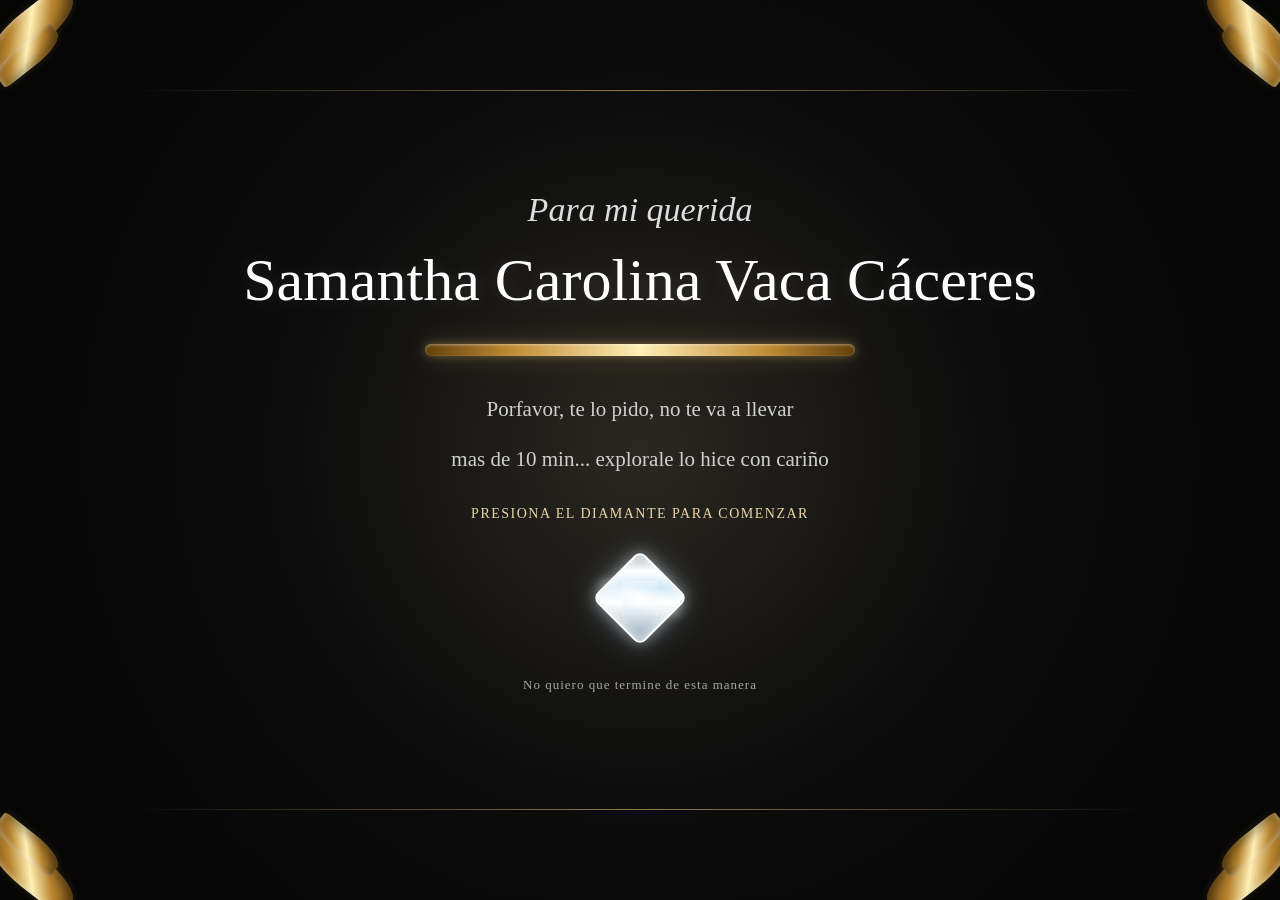
<file: index.html>
<!DOCTYPE html>
<html lang="es">
<head>
    <meta charset="UTF-8">
    <meta name="viewport" content="width=device-width, initial-scale=1.0">
    <title>Para ti, Samantha</title>

    <link rel="stylesheet" href="css/inicio.css">
</head>
<body>

    <div class="pagina-inicio">

        <!-- Esquinas doradas -->
        <div class="esquina esquina-superior-izquierda"></div>
        <div class="esquina esquina-superior-derecha"></div>
        <div class="esquina esquina-inferior-izquierda"></div>
        <div class="esquina esquina-inferior-derecha"></div>

        <!-- Líneas decorativas -->
        <div class="linea linea-superior"></div>
        <div class="linea linea-inferior"></div>

        <main class="contenedor">
            <h2>Para mi querida</h2>

            <h1>Samantha Carolina Vaca Cáceres</h1>

            <div class="barra-dorada"></div>

            <p>
                Porfavor, te lo pido, no te va a llevar
            </p>

            <p class="texto-secundario">
               mas de 10 min... explorale lo hice con cariño
            </p>

            <p class="indicacion">
                Presiona el diamante para comenzar
            </p>

            <button id="botonDiamante" class="boton-diamante" type="button">
                <span class="diamante"></span>
            </button>

            <p class="texto-final">
                No quiero que termine de esta manera
            </p>
        </main>

    </div>

<!-- PÁGINAS DE NUESTRA HISTORIA -->
<div id="pantallaHistoria" hidden>

    <iframe
        id="visorHistoria"
        title="Nuestra historia"
        src="about:blank">
    </iframe>

</div>

<!-- MÚSICA PERMANENTE -->
<audio id="musicaFondo" loop preload="auto">
    <source src="assets/musica.mp3" type="audio/mpeg">
</audio>

<!-- CONTROL DE MÚSICA -->
<button
    id="controlMusica"
    type="button"
    aria-label="Pausar música"
    hidden>
    ♫
</button>

<!-- JAVASCRIPT -->
<script src="js/inicio.js"></script>
</body>
</html>
</file>
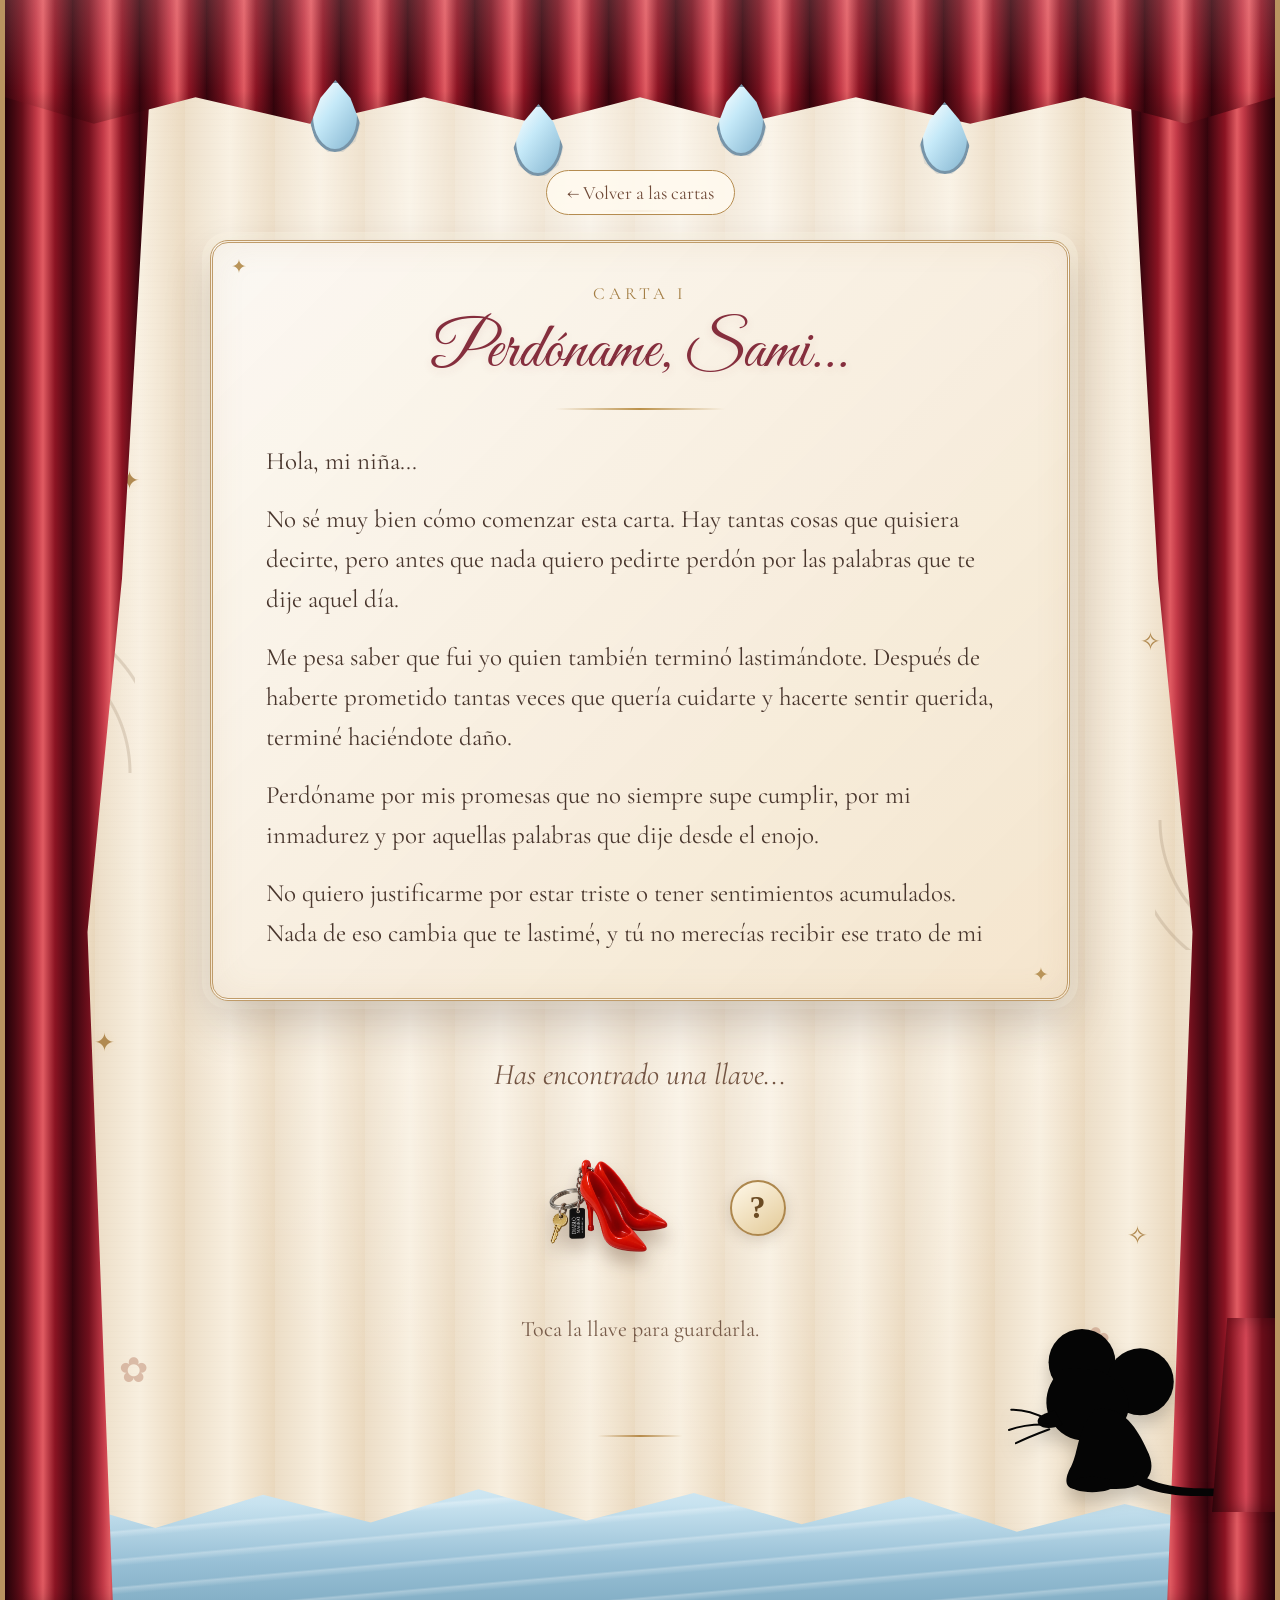
<file: carta1.html>
<!DOCTYPE html>
<html lang="es">

<head>
    <meta charset="UTF-8">

    <meta name="viewport"
          content="width=device-width, initial-scale=1.0">

    <title>Carta I — Perdóname</title>

    <link rel="stylesheet" href="css/carta1.css">
</head>

<body>

    <!-- =====================================
         ESCENARIO PRINCIPAL
    ====================================== -->

    <main class="escenario">

        <!-- CORTINAS DEL TEATRO -->

        <div class="cortina-superior"
             aria-hidden="true"></div>

        <div class="cortina-izquierda"
             aria-hidden="true"></div>

        <div class="cortina-derecha"
             aria-hidden="true"></div>


        <!-- =====================================
             GOTAS AZULES COLGANTES
        ====================================== -->

        <div class="gotas" aria-hidden="true">

            <span class="gota"></span>
            <span class="gota"></span>
            <span class="gota"></span>
            <span class="gota"></span>

        </div>


        <!-- =====================================
             DECORACIONES DEL ESCENARIO
        ====================================== -->

        <div class="decoracion-escenario"
             aria-hidden="true">

            <!-- Marco dorado interior -->

            <div class="marco-interior"></div>

            <!-- Cuerdas con borlas -->

            <div class="cuerda cuerda-izquierda"></div>
            <div class="cuerda cuerda-derecha"></div>

            <!-- Estrellas de papel -->

            <span class="estrella estrella-1">✦</span>
            <span class="estrella estrella-2">✧</span>
            <span class="estrella estrella-3">✦</span>
            <span class="estrella estrella-4">✧</span>

            <!-- Ondas decorativas -->

            <div class="ondas-dibujadas ondas-izquierda"></div>
            <div class="ondas-dibujadas ondas-derecha"></div>

            <!-- Flores de papel -->

            <span class="flor-papel flor-1">✿</span>
            <span class="flor-papel flor-2">✿</span>

            <!-- Pequeños adornos dorados -->

            <div class="adorno adorno-superior"></div>
            <div class="adorno adorno-inferior"></div>

        </div>


        <!-- =====================================
             BOTÓN PARA REGRESAR
        ====================================== -->

        <button
            class="boton-regresar"
            id="botonRegresar"
            type="button">

            ← Volver a las cartas

        </button>


        <!-- =====================================
             CARTA DE DISCULPAS
        ====================================== -->

        <article class="carta-perdon">

            <p class="numero">
                CARTA I
            </p>

            <h1>
                Perdóname, Sami...
            </h1>

            <div class="separador"></div>


            <!-- TEXTO DE LA CARTA -->

            <div class="contenido-carta">

                <p>
                    Hola, mi niña...
                </p>

                <p>
                    No sé muy bien cómo comenzar esta
                    carta. Hay tantas cosas que quisiera
                    decirte, pero antes que nada quiero
                    pedirte perdón por las palabras que
                    te dije aquel día.
                </p>

                <p>
                    Me pesa saber que fui yo quien también
                    terminó lastimándote. Después de
                    haberte prometido tantas veces que
                    quería cuidarte y hacerte sentir
                    querida, terminé haciéndote daño.
                </p>

                <p>
                    Perdóname por mis promesas que no
                    siempre supe cumplir, por mi
                    inmadurez y por aquellas palabras
                    que dije desde el enojo.
                </p>

                <p>
                    No quiero justificarme por estar
                    triste o tener sentimientos
                    acumulados. Nada de eso cambia que
                    te lastimé, y tú no merecías
                    recibir ese trato de mi parte.
                </p>

                <p>
                    También quiero confesarte algo:
                    sí, te extraño.
                </p>

                <p>
                    El primer día sin ti se sintió
                    extraño. Extrañé recibir un
                    "te amo" tuyo, poder decirte
                    lo mismo y compartir contigo
                    hasta las cosas más pequeñas.
                </p>

                <p>
                    Llevo conmigo cada recuerdo,
                    nuestras primeras salidas,
                    las risas, las conversaciones
                    y aquellos momentos en los
                    que simplemente era feliz
                    de estar contigo.
                </p>

                <p>
                    Sé que has vivido situaciones
                    difíciles, algunas que quizá
                    nunca llegué a comprender del
                    todo. Me duele pensar que una
                    persona tan dulce como tú
                    haya tenido que pasar por
                    momentos tan dolorosos.
                </p>

                <p>
                    Y precisamente por eso me pesa
                    todavía más saber que yo
                    también terminé haciéndote daño.
                </p>

                <p>
                    Quiero que sepas que mis disculpas
                    son sinceras. No busco justificar
                    lo sucedido, ni que te sientas
                    obligada a perdonarme.
                </p>

                <p>
                    Simplemente quiero reconocer
                    que estuve mal y que lamento
                    haberte lastimado.
                </p>

                <p class="frase-final">
                    No me arrepiento de haberte amado.
                    Me arrepiento de haberte lastimado.
                </p>

                <p class="firma">
                    Con cariño, Isaac.
                </p>

            </div>

        </article>


        <!-- =====================================
             RATITA NEGRA
        ====================================== -->

        <div class="ratita" aria-hidden="true">

            <svg viewBox="0 0 360 250"
                 xmlns="http://www.w3.org/2000/svg">

                <g fill="#050505">

                    <!-- Orejas -->

                    <circle cx="99" cy="57" r="43"/>

                    <circle cx="174" cy="82" r="43"/>


                    <!-- Cabeza -->

                    <path d="
                        M75 65
                        C45 88 46 132 78 151
                        C101 165 139 155 155 130
                        C168 107 150 77 117 66
                        Z
                    "/>


                    <!-- Hocico -->

                    <path d="
                        M64 119
                        Q37 125 43 137
                        Q53 146 74 137
                        Z
                    "/>


                    <!-- Cuerpo -->

                    <path d="
                        M115 118
                        C152 110 172 145 185 175
                        C197 205 175 220 143 220
                        L92 220
                        C75 220 77 205 85 191
                        C95 171 92 146 115 118
                        Z
                    "/>


                    <!-- Patita -->

                    <ellipse
                        cx="112"
                        cy="214"
                        rx="29"
                        ry="10"
                    />


                    <!-- Cola -->

                    <path d="
                        M169 198
                        C205 223 248 218 292 220
                        Q325 221 353 230
                        Q292 229 247 229
                        C207 229 181 221 161 210
                        Z
                    "/>

                </g>


                <!-- Bigotes -->

                <g stroke="#050505"
                   stroke-width="2.5"
                   fill="none"
                   stroke-linecap="round">

                    <path d="M56 131 Q29 117 8 118"/>

                    <path d="M57 137 Q26 136 5 144"/>

                    <path d="M57 143 Q30 153 14 161"/>

                </g>

            </svg>

        </div>


        <!-- =====================================
             LLAVE DE LA CARTA II
        ====================================== -->

        <section class="zona-llave">

            <p class="texto-llave">
                Has encontrado una llave...
            </p>


            <!-- CONTENEDOR DE LLAVE Y AYUDA -->

            <div class="llave-contenedor">

                <!-- LLAVERO DE TACONES ROJOS -->

                <button
                    class="llave llave-imagen"
                    id="llaveDos"
                    type="button"
                    aria-label="Recoger llave de la carta dos">

                    <img
                        src="assets/llavero-tacones.png"
                        alt="Llave con llavero de tacones rojos"
                        class="imagen-llavero"
                        draggable="false"
                    >

                </button>


                <!-- BOTÓN DE AYUDA -->

                <button
                    class="boton-ayuda"
                    id="botonAyuda"
                    type="button"
                    aria-label="Cómo funcionan las llaves">

                    ?

                </button>

            </div>


            <!-- ESTADO DE LA LLAVE -->

            <p
                class="estado-llave"
                id="estadoLlave"
                aria-live="polite">

                Toca la llave para guardarla.

            </p>

        </section>


        <!-- =====================================
             AGUA DECORATIVA
        ====================================== -->

        <div
            class="olas-inferiores"
            aria-hidden="true">
        </div>

    </main>


    <!-- =====================================
         VENTANA DE AYUDA
    ====================================== -->

    <div
        class="modal"
        id="modalAyuda"
        hidden>

        <section
            class="ventana-ayuda"
            role="dialog"
            aria-modal="true"
            aria-labelledby="tituloAyuda">

            <!-- CERRAR VENTANA -->

            <button
                id="cerrarAyuda"
                class="cerrar-ayuda"
                type="button"
                aria-label="Cerrar información">

                ×

            </button>


            <h2 id="tituloAyuda">
                ¿Para qué sirven las llaves?
            </h2>

            <p>
                Cada carta tiene una llave especial
                que permite abrir la siguiente.
            </p>

            <p>
                Cuando encuentres una llave,
                tócala para guardarla en tu
                inventario.
            </p>

            <p>
                Después, vuelve a la página
                principal y arrastra la llave
                hasta el sobre correspondiente.
            </p>

            <p>
                Una vez desbloqueada, podrás
                regresar a esa carta cuando quieras.
            </p>

            <p class="nota-ayuda">
                En el celular también podrás
                seleccionar la llave y tocar
                el sobre para abrirlo.
            </p>

        </section>

    </div>


    <!-- =====================================
         JAVASCRIPT DE LA CARTA
    ====================================== -->

    <script src="js/carta1.js"></script>

</body>
</html>
</file>
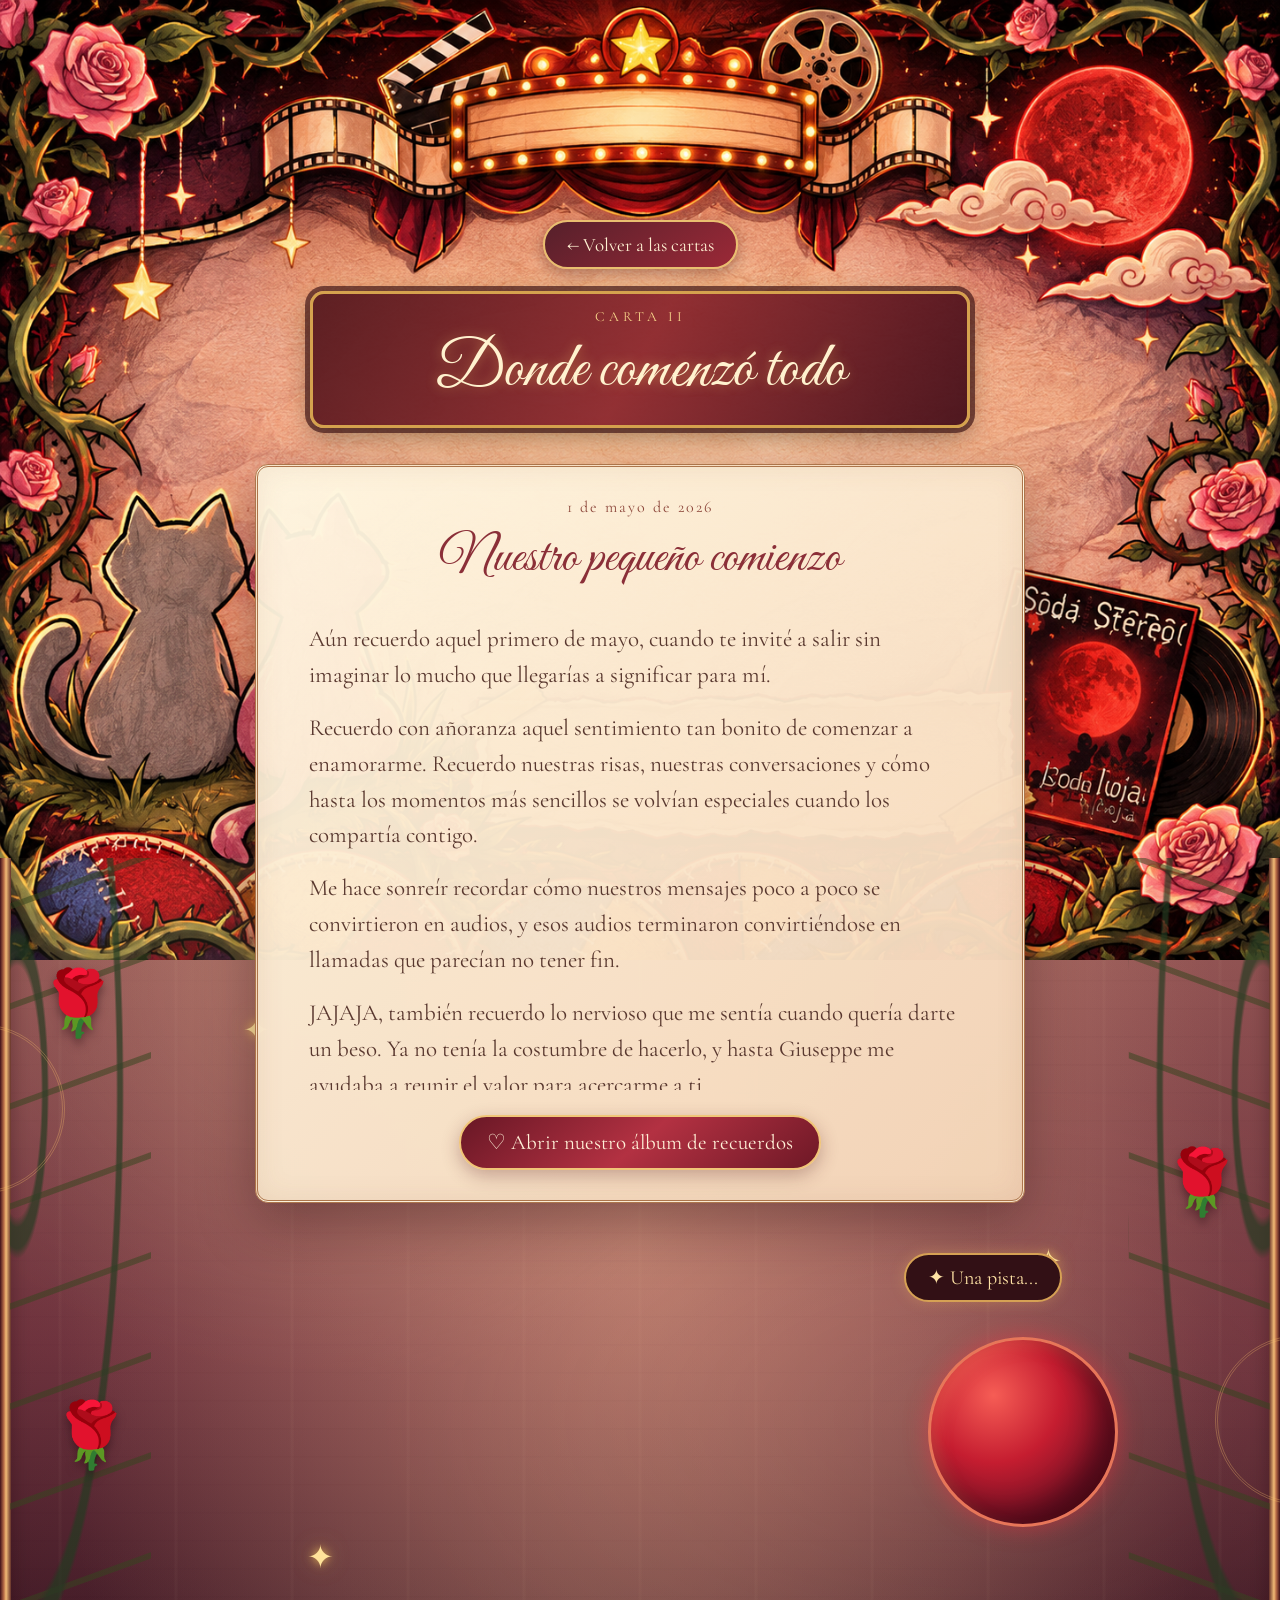
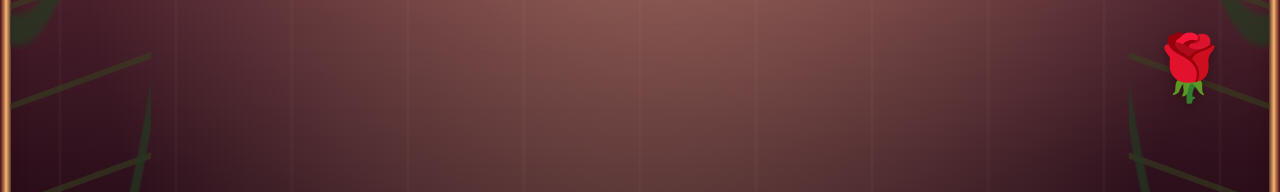
<file: carta2.html>
<!DOCTYPE html>
<html lang="es">

<head>
    <meta charset="UTF-8">
    <meta name="viewport"
          content="width=device-width, initial-scale=1.0">

    <title>Carta II — Donde comenzó todo</title>

    <link rel="stylesheet" href="css/carta2.css">
</head>

<body>

<main class="escenario-recuerdos">

    <!-- =====================================
         ESCENARIO ILUSTRADO
    ====================================== -->

    <div class="fondo-ilustrado"
         aria-hidden="true"></div>

<!-- CONTINUACIÓN DECORATIVA DEL ESCENARIO -->
<div class="decoracion-inferior" aria-hidden="true">

    <!-- Bordes dorados -->
    <div class="borde-ornamental izquierdo"></div>
    <div class="borde-ornamental derecho"></div>

    <!-- Enredaderas laterales -->
    <div class="enredadera-decorativa izquierda"></div>
    <div class="enredadera-decorativa derecha"></div>

    <!-- Rosas -->
    <span class="rosa-decorativa r1">🌹</span>
    <span class="rosa-decorativa r2">🌹</span>
    <span class="rosa-decorativa r3">🌹</span>
    <span class="rosa-decorativa r4">🌹</span>

    <!-- Estrellas doradas -->
    <span class="destello-decorativo s1">✦</span>
    <span class="destello-decorativo s2">✧</span>
    <span class="destello-decorativo s3">✦</span>
    <span class="destello-decorativo s4">✧</span>

    <!-- Filigranas -->
    <div class="filigrana-decorativa f1"></div>
    <div class="filigrana-decorativa f2"></div>

</div>


    <!-- BOTÓN DE REGRESO -->

    <button
        id="botonVolver"
        class="boton-volver"
        type="button">

        ← Volver a las cartas

    </button>


    <!-- =====================================
         LETRERO DEL CINE
    ====================================== -->

    <header class="titulo-cine">

        <p>CARTA II</p>

        <h1>Donde comenzó todo</h1>

    </header>


    <!-- =====================================
         CARTA PRINCIPAL
    ====================================== -->

    <article class="carta-recuerdos">

        <div class="encabezado-carta">

            <span class="fecha">
                1 de mayo de 2026
            </span>

            <h2>Nuestro pequeño comienzo</h2>

        </div>

        <div class="texto-recuerdos">

            <p>
                Aún recuerdo aquel primero de mayo,
                cuando te invité a salir sin imaginar
                lo mucho que llegarías a significar
                para mí.
            </p>

            <p>
                Recuerdo con añoranza aquel sentimiento
                tan bonito de comenzar a enamorarme.
                Recuerdo nuestras risas, nuestras
                conversaciones y cómo hasta los
                momentos más sencillos se volvían
                especiales cuando los compartía contigo.
            </p>

            <p>
                Me hace sonreír recordar cómo nuestros
                mensajes poco a poco se convirtieron
                en audios, y esos audios terminaron
                convirtiéndose en llamadas que
                parecían no tener fin.
            </p>

            <p>
                JAJAJA, también recuerdo lo nervioso
                que me sentía cuando quería darte
                un beso. Ya no tenía la costumbre
                de hacerlo, y hasta Giuseppe
                me ayudaba a reunir el valor
                para acercarme a ti.
            </p>

            <p>
                ¿Y cómo olvidar aquel llavero de
                El diablo viste a la moda?
                Lo compramos casi sin darnos cuenta
                y terminé pagando siete dólares,
                JAJAJA. Todavía me causa gracia
                recordar aquella pequeña aventura.
            </p>

            <p>
                Con el tiempo también llegaron
                nuestras conversaciones más íntimas,
                aquellas bromas y confesiones
                que hoy resulta tan gracioso
                recordar. Era bonito sentir
                cómo la confianza crecía
                entre nosotros.
            </p>

            <p>
                Recuerdo haberte prometido que
                cada vez que te viera intentaría
                llevarte algún detalle.
                No porque creyera que el amor
                se pudiera comprar, sino porque
                quería que siempre te sintieras
                querida y especial.
            </p>

            <p>
                Incluso cuando apenas tenía dinero
                para mí, buscaba la manera de
                regalarte algo diferente.
                A veces era una carta, un dulce
                o algún pequeño detalle.
                No importaba demasiado su precio,
                sino el cariño con el que
                intentaba entregártelo.
            </p>

            <p>
                Pero lo que más me llevo de
                nuestra historia no son los regalos.
                Son los recuerdos, las risas,
                las bromas y aquellas noches
                en las que hacíamos videollamadas
                hasta quedarnos dormidos.
            </p>

            <p>
                Todavía recuerdo el Mundial
                y lo mucho que me encantó vivir
                aquellos momentos contigo.
                Disfrutaba cada día hablando
                contigo, escuchándote y viendo
                cómo nuestra relación crecía.
            </p>

            <p>
                Fue hermoso descubrir cómo,
                poco a poco, dos personas
                que apenas comenzaban a conocerse
                terminaron compartiendo
                tantos momentos.
            </p>

            <p class="frase-destacada">
                Y aunque hoy las cosas sean
                diferentes, siempre guardaré
                con cariño aquella ilusión
                con la que comenzó nuestra historia.
            </p>

        </div>


        <!-- BOTÓN PARA ABRIR FOTOGRAFÍAS -->

        <button
            class="boton-album"
            id="abrirAlbum"
            type="button">

            ♡ Abrir nuestro álbum de recuerdos

        </button>

    </article>


    <!-- =====================================
         PISTA CERCA DEL DISCO
    ====================================== -->

    <aside class="pista-luna">

        <button
            id="botonPista"
            class="boton-pista"
            type="button">

            ✦ Una pista...

        </button>

        <div
            class="mensaje-pista"
            id="mensajePista"
            hidden>

            <p>
                Algunas cosas importantes
                permanecen escondidas
                a simple vista.
            </p>

            <p>
                Incluso la Luna Roja
                puede ocultar un secreto...
            </p>

            <p class="pista-final">
                ¿Y si intentas moverla?
            </p>

        </div>

    </aside>


    <!-- =====================================
         LUNA ROJA INTERACTIVA
    ====================================== -->

    <section
        class="secreto-lunar"
        aria-label="Secreto de la Luna Roja">

        <!-- LLAVE OCULTA DE KITTY -->

        <button
            class="llave-kitty"
            id="llaveTres"
            type="button"
            aria-label="Recoger llave de la carta tres"
            hidden>

            <img
                src="assets/kitty.png"
                alt="Llave dorada con colgante de Hello Kitty"
                draggable="false">

        </button>


        <!-- LUNA QUE SE MOVERÁ -->

        <button
            class="luna-movil"
            id="lunaMovil"
            type="button"
            aria-label="Mover la Luna Roja">

            <span class="luna-ilustrada"></span>

        </button>

        <p
            class="mensaje-lunar"
            id="mensajeLunar"
            aria-live="polite">
        </p>

    </section>


    <!-- =====================================
         ÁLBUM DE RECUERDOS
    ====================================== -->

    <div
        class="album-fondo"
        id="albumFondo"
        hidden>

        <section
            class="album-recuerdos"
            role="dialog"
            aria-modal="true"
            aria-labelledby="tituloAlbum">

            <!-- CERRAR ÁLBUM -->

            <button
                class="cerrar-album"
                id="cerrarAlbum"
                type="button"
                aria-label="Cerrar álbum">

                ×

            </button>


            <!-- TÍTULO DEL ÁLBUM -->

            <header class="album-encabezado">

                <p>Un pequeño álbum</p>

                <h2 id="tituloAlbum">
                    Momentos que guardaré
                </h2>

                <div class="separador-album"></div>

            </header>


            <!-- =================================
                 GALERÍA DE FOTOGRAFÍAS
            ================================== -->

            <div
                class="galeria-fotos"
                id="galeriaFotos">

                <div
                    class="foto-principal"
                    id="fotoPrincipal">

                    <img
                        id="imagenActual"
                        src="assets/salida1.png"
                        alt="Primer recuerdo"
                        class="imagen-recuerdo">

                </div>


                <!-- CONTROLES DE FOTOGRAFÍAS -->

                <div class="controles-galeria">

                    <button
                        id="fotoAnterior"
                        type="button"
                        aria-label="Fotografía anterior">

                        ❮

                    </button>

                    <span id="contadorFotos">
                        Recuerdo 1 de 5
                    </span>

                    <button
                        id="fotoSiguiente"
                        type="button"
                        aria-label="Siguiente fotografía">

                        ❯

                    </button>

                </div>

            </div>


            <!-- =================================
                 SEGUNDA CARTA DEL ÁLBUM
            ================================== -->

            <article class="carta-album">

                <h3>
                    Más de lo que imaginé...
                </h3>

                <p>
                    Contigo viví mucho más de lo que
                    alguna vez pensé, más de lo que
                    pude imaginar cuando apenas
                    comenzábamos a conocernos.
                </p>

                <p>
                    Era hermoso poder ver tus bellos
                    ojos por videollamada hasta dormir.
                    Me encantaba escucharte, bromear
                    contigo y compartir aquellos
                    momentos que, aunque parecían
                    pequeños, significaban muchísimo
                    para mí.
                </p>

                <p>
                    Pero hubo algo todavía más especial:
                    aquella velada en la que tuve
                    la dicha de dormir a tu lado.
                </p>

                <p>
                    JAJAJA, todavía recuerdo el frío
                    que hacía aquella noche.
                    Yo prácticamente no tenía cobijas
                    y estaba durmiendo sobre el piso.
                    No era precisamente la situación
                    más cómoda del mundo, JSJSJS.
                </p>

                <p>
                    Sin embargo, a pesar de lo fría
                    y dura que fue aquella noche,
                    recuerdo haberme sentido
                    increíblemente a gusto.
                </p>

                <p>
                    Porque podía abrazarte,
                    sentirte cerca de mí y disfrutar
                    de algo que durante mucho tiempo
                    había imaginado: tenerte entre
                    mis brazos y quedarme dormido
                    a tu lado.
                </p>

                <p>
                    También recuerdo nuestras llamadas,
                    las bromas que nos hacíamos
                    y cómo podíamos pasar horas
                    hablando de cualquier cosa.
                </p>

                <p>
                    Me alegra haber podido acompañarte
                    en una etapa tan importante
                    como tu ingreso al
                    Bachillerato Internacional.
                </p>

                <p>
                    Recuerdo que cuando ingresaste
                    yo no tenía suficiente dinero
                    para regalarte algo especial.
                </p>

                <p>
                    Así que te escribí una carta
                    prometiéndote que algún día
                    te daría un regalo por aquel logro.
                </p>

                <p>
                    Mientras tanto, te pedí que
                    te conformaras con un chocolate
                    y una carta hecha con mucho amor,
                    JAJAJA.
                </p>

                <p>
                    Quizá no era el regalo más grande
                    del mundo, pero nació de las ganas
                    que tenía de celebrar tus logros
                    y verte feliz.
                </p>

                <p class="final-album">
                    Gracias por todos aquellos
                    momentos que compartimos.
                    Son recuerdos que guardaré
                    con muchísimo cariño.
                </p>

            </article>

        </section>

    </div>

</main>


<!-- JAVASCRIPT DE LA CARTA II -->

<script src="js/carta2.js"></script>

</body>
</html>
</file>
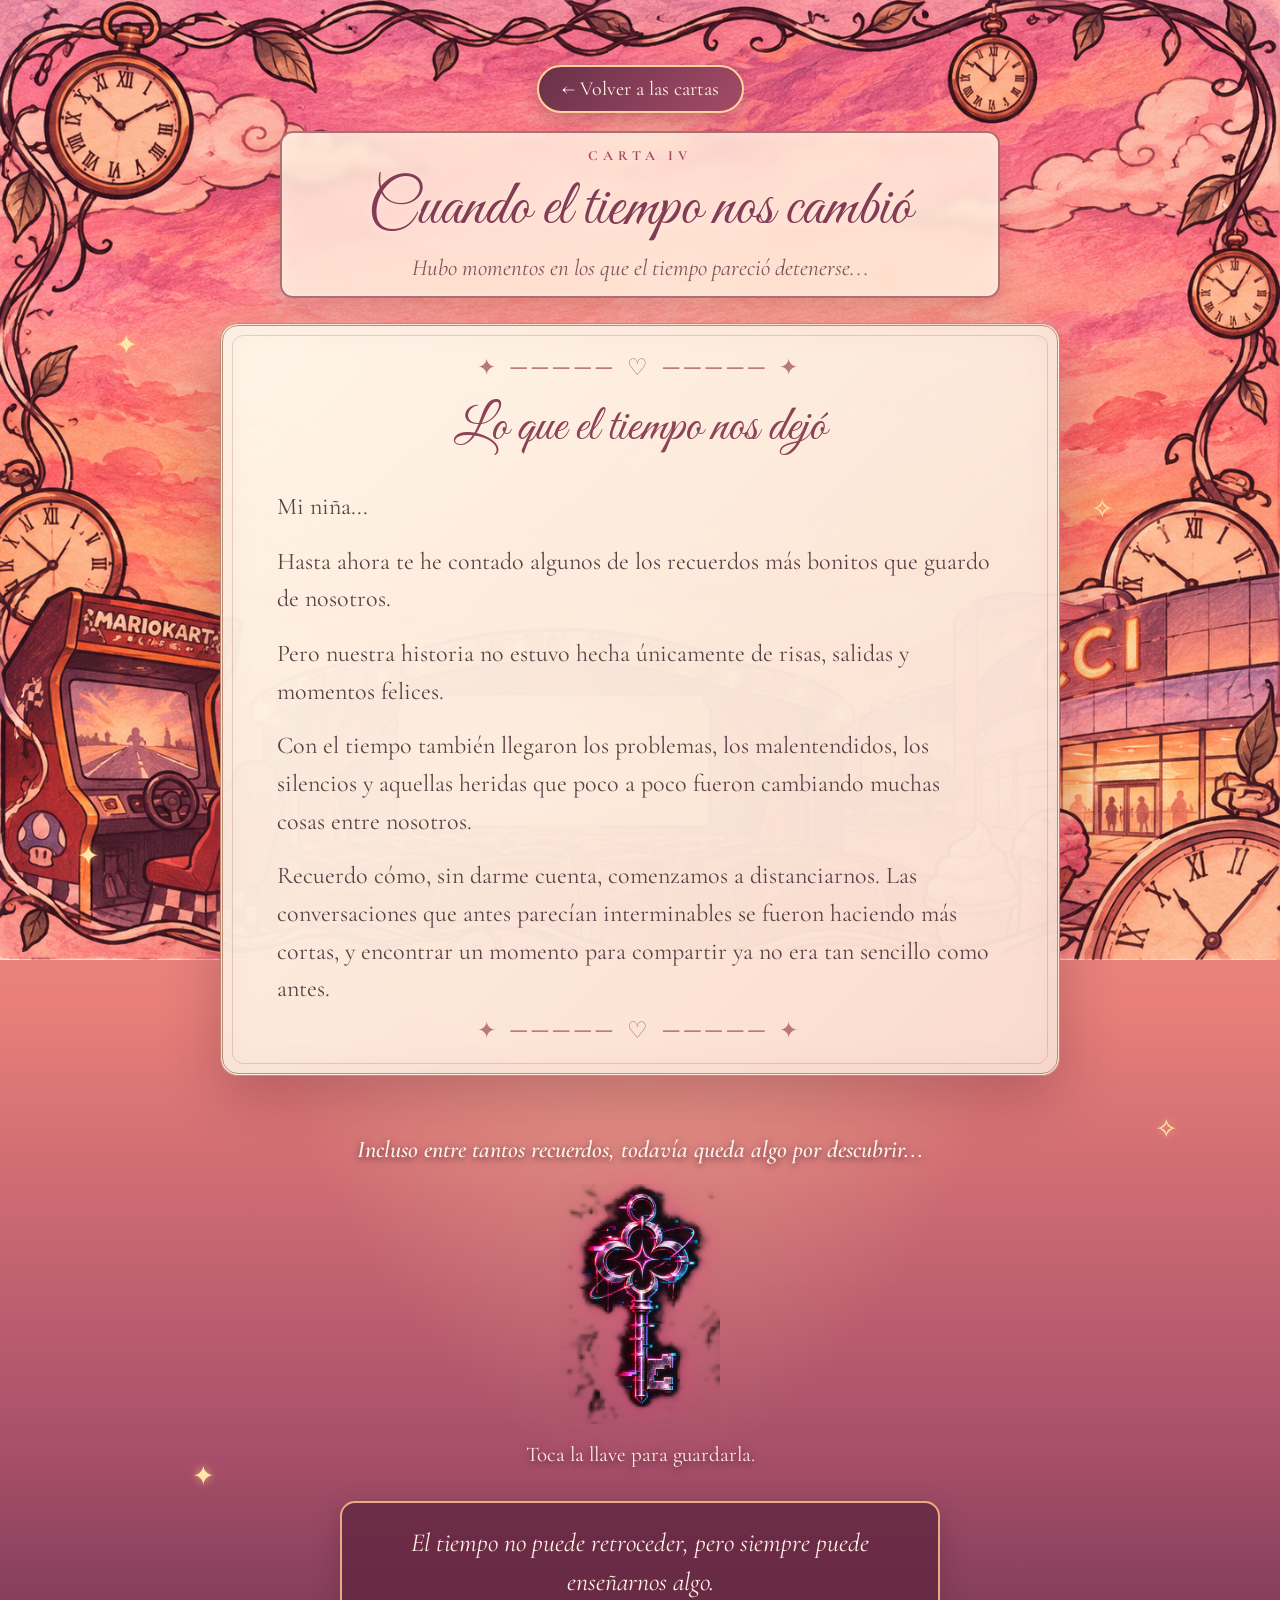
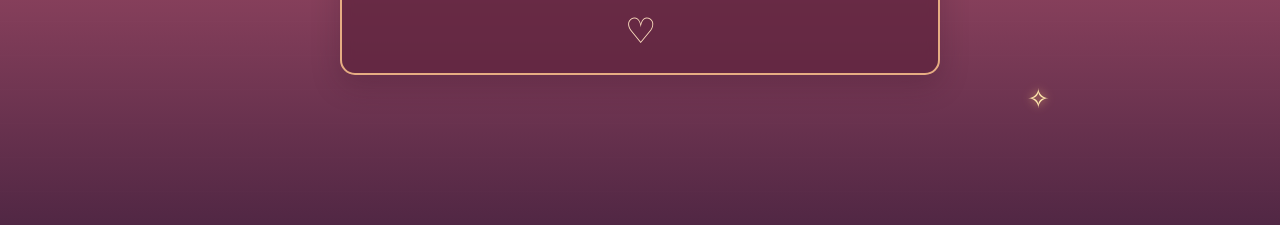
<file: carta4.html>
<!DOCTYPE html>
<html lang="es">

<head>
    <meta charset="UTF-8">

    <meta
        name="viewport"
        content="width=device-width, initial-scale=1.0"
    >

    <title>Carta IV — Cuando el tiempo nos cambió</title>

    <link rel="stylesheet" href="css/carta4.css">
</head>

<body>

<main class="pagina-tiempo">

    <!-- =====================================
         FONDO DEL ATARDECER
    ====================================== -->

    <div
        class="fondo-atardecer"
        aria-hidden="true">
    </div>


    <!-- =====================================
         BOTÓN PARA REGRESAR
    ====================================== -->

    <button
        class="boton-volver"
        id="botonVolver"
        type="button">

        ← Volver a las cartas

    </button>


    <!-- =====================================
         ENCABEZADO
    ====================================== -->

    <header class="encabezado-tiempo">

        <p class="numero-carta">
            CARTA IV
        </p>

        <h1>
            Cuando el tiempo nos cambió
        </h1>

        <p class="subtitulo">
            Hubo momentos en los que
            el tiempo pareció detenerse...
        </p>

    </header>


    <!-- =====================================
         CARTA PRINCIPAL
    ====================================== -->

    <article class="carta-tiempo">

        <div class="adorno-superior">
            ✦ ───── ♡ ───── ✦
        </div>

        <h2>
            Lo que el tiempo nos dejó
        </h2>

        <div class="contenido-carta">

            <p>
                Mi niña...
            </p>

            <p>
                Hasta ahora te he contado
                algunos de los recuerdos
                más bonitos que guardo
                de nosotros.
            </p>

            <p>
                Pero nuestra historia
                no estuvo hecha únicamente
                de risas, salidas y momentos
                felices.
            </p>

            <p>
                Con el tiempo también llegaron
                los problemas, los malentendidos,
                los silencios y aquellas heridas
                que poco a poco fueron cambiando
                muchas cosas entre nosotros.
            </p>

            <p>
                Recuerdo cómo, sin darme cuenta,
                comenzamos a distanciarnos.
                Las conversaciones que antes
                parecían interminables
                se fueron haciendo más cortas,
                y encontrar un momento
                para compartir ya no era
                tan sencillo como antes.
            </p>

            <p>
                Sé que ambos teníamos
                responsabilidades, preocupaciones
                y situaciones personales
                que enfrentar.
                Entiendo que no siempre
                podíamos estar juntos
                ni hablar todo el tiempo.
            </p>

            <p>
                Sin embargo, hubo momentos
                en los que me sentí solo,
                inseguro y confundido.
                A veces no sabía cómo expresar
                lo que me dolía sin que
                termináramos discutiendo.
            </p>

            <p>
                Y creo que ahí comenzó
                algo que hoy me cuesta
                reconocer de mí mismo.
            </p>

            <p>
                Poco a poco fui cambiando.
                Me volví más frío,
                más desconfiado,
                más impulsivo
                y más torpe con mis palabras.
            </p>

            <p>
                Comencé a guardar sentimientos
                que no sabía manejar,
                hasta que en ocasiones
                terminaban saliendo
                de la peor manera.
            </p>

            <p>
                Hubo momentos en los que
                me convertí en alguien
                que jamás había querido ser.
            </p>

            <p>
                Yo, que siempre había querido
                tratar a las personas
                con cariño y comprensión,
                terminé actuando muchas veces
                desde el enojo,
                los celos y la frustración.
            </p>

            <p>
                Y eso me duele,
                porque no era la persona
                que quería ser contigo,
                ni mucho menos
                conmigo mismo.
            </p>

            <p>
                No quiero justificar
                mis errores diciendo
                que estaba sufriendo.
                Mis sentimientos eran reales,
                pero eso no significaba
                que estuviera bien
                lastimarte con ellos.
            </p>

            <p>
                Hoy puedo reconocer
                que hubo cosas que
                debí expresar de otra manera,
                conversaciones que debí
                afrontar con más calma
                y momentos en los que
                debí escuchar mejor.
            </p>
            <p>
                Quiero recordar
                lo que vivimos
                sin negar las dificultades,
                pero tampoco permitiendo
                que ellas sean lo único
                que quede de nuestra historia.
            </p>

            <p class="frase-destacada">
                Porque hubo momentos
                que el tiempo cambió,
                palabras que no pudimos
                retirar y caminos que
                comenzaron a separarse...
            </p>

            <p class="frase-final">
                Pero incluso un reloj
                que deja de avanzar
                conserva las horas
                en las que alguna vez
                fue feliz.
            </p>

            <p class="firma">
                .....
            </p>

        </div>

        <div class="adorno-inferior">
            ✦ ───── ♡ ───── ✦
        </div>

    </article>


    <!-- =====================================
         SECCIÓN DEL CINE
    ====================================== -->

    <section
        class="zona-cine"
        aria-label="Secreto de la pantalla del cine">

        <!-- MENSAJE DE LA PANTALLA -->

        <p class="mensaje-cine">
            Incluso entre tantos recuerdos,
            todavía queda algo por descubrir...
        </p>


        <!-- =================================
             LLAVE GLITCH
             DESBLOQUEA LA CARTA V
        ================================== -->

        <button
            id="llaveCinco"
            class="llave-glitch"
            type="button"
            aria-label="Recoger llave de la quinta carta">

            <img
                src="assets/llave-glitch.png"
                alt="Llave con efectos glitch rosas y azules"
                draggable="false">

        </button>


        <!-- ESTADO DE LA LLAVE -->

        <p
            id="estadoLlave"
            class="estado-llave"
            aria-live="polite">

            Toca la llave para guardarla.

        </p>

    </section>


    <!-- =====================================
         PEQUEÑA REFLEXIÓN FINAL
    ====================================== -->

    <section class="mensaje-final">

        <p>
            El tiempo no puede retroceder,
            pero siempre puede enseñarnos algo.
        </p>

        <span class="simbolo-final">
            ♡
        </span>

    </section>


    <!-- =====================================
         DESTELLOS DECORATIVOS
    ====================================== -->

    <div
        class="particulas-tiempo"
        aria-hidden="true">

        <span>✦</span>
        <span>✧</span>
        <span>✦</span>
        <span>✧</span>
        <span>✦</span>
        <span>✧</span>

    </div>

</main>


<!-- =====================================
     JAVASCRIPT DE LA CARTA IV
====================================== -->

<script src="js/carta4.js"></script>

</body>
</html>
</file>
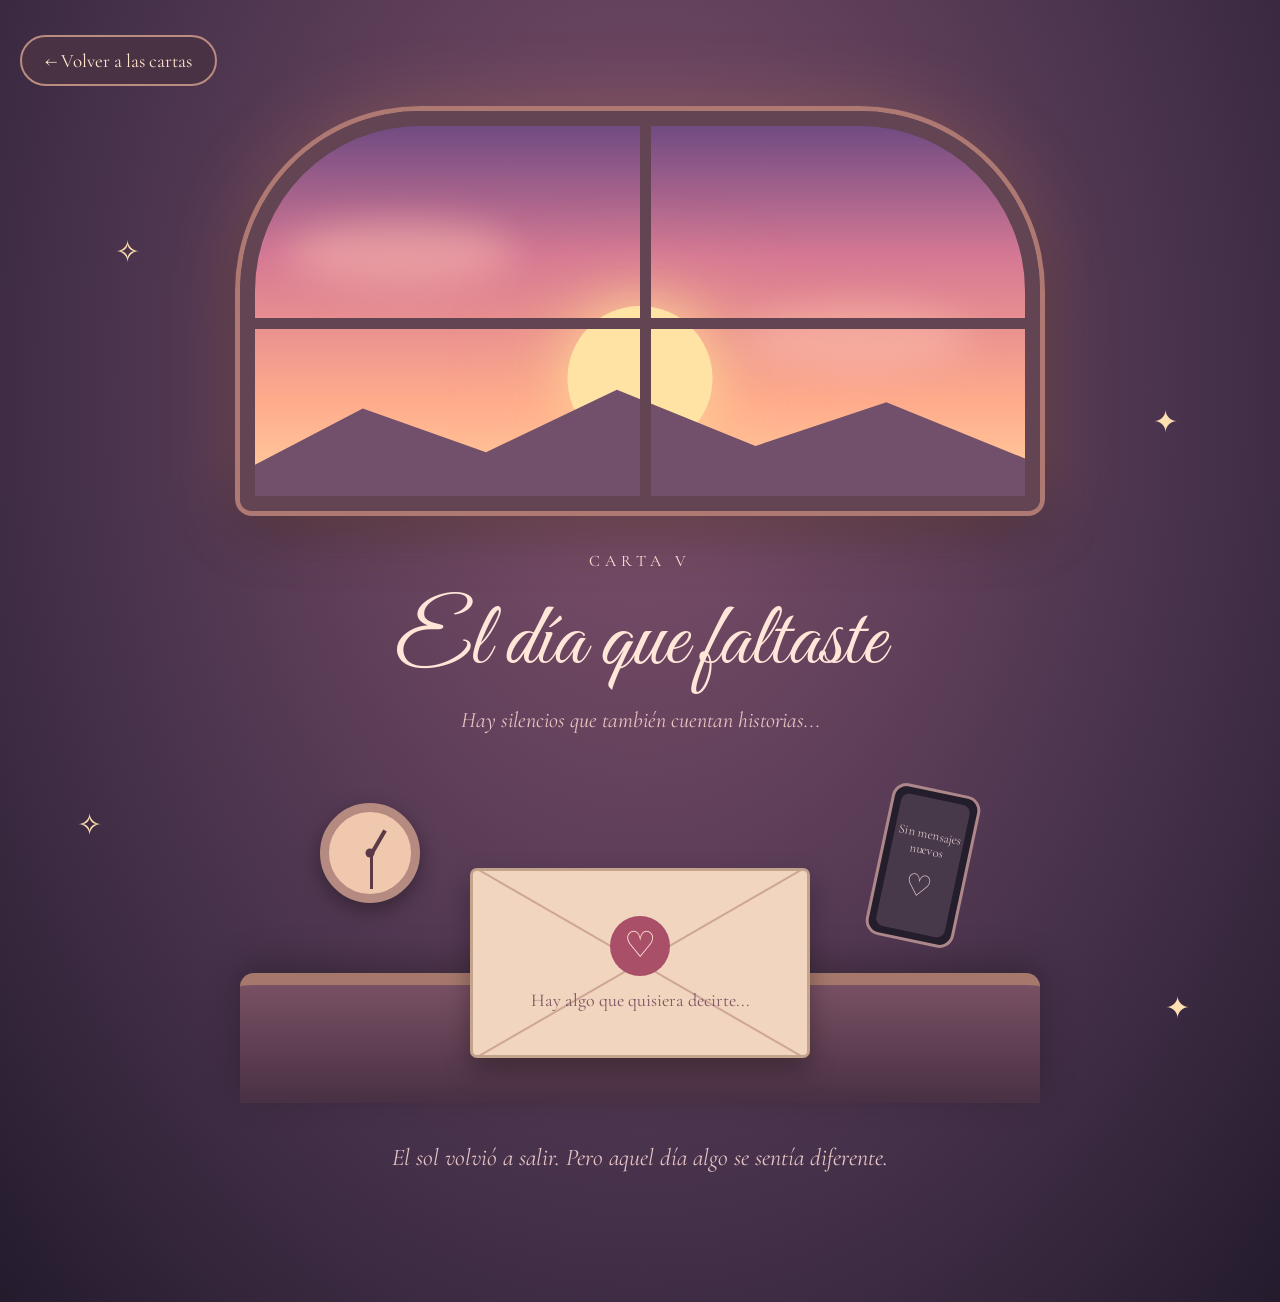
<file: carta5.html>
<!DOCTYPE html>
<html lang="es">

<head>
    <meta charset="UTF-8">

    <meta
        name="viewport"
        content="width=device-width, initial-scale=1.0"
    >

    <title>Carta V — El día que faltaste</title>

    <link rel="stylesheet" href="css/carta5.css">
</head>

<body>

<main class="habitacion">

    <!-- =====================================
         BOTÓN PARA VOLVER
    ====================================== -->

    <button
        id="botonVolver"
        class="volver"
        type="button">

        ← Volver a las cartas

    </button>


    <!-- =====================================
         VENTANA CON ATARDECER
    ====================================== -->

    <div class="ventana" aria-hidden="true">

        <div class="cielo">

            <div class="sol"></div>

            <div class="nube nube1"></div>

            <div class="nube nube2"></div>

            <div class="montanas"></div>

        </div>

        <div class="marco-horizontal"></div>

        <div class="marco-vertical"></div>

    </div>


    <!-- =====================================
         ESTRELLAS DECORATIVAS
    ====================================== -->

    <div class="estrellas" aria-hidden="true">

        <span>✧</span>
        <span>✦</span>
        <span>✧</span>
        <span>✦</span>

    </div>


    <!-- =====================================
         TÍTULO DE LA CARTA
    ====================================== -->

    <header class="titulo-historia">

        <p>CARTA V</p>

        <h1>El día que faltaste</h1>

        <span>
            Hay silencios que también
            cuentan historias...
        </span>

    </header>


    <!-- =====================================
         ESCRITORIO
    ====================================== -->

    <section class="escritorio">

        <!-- RELOJ DETENIDO -->

        <div class="reloj" aria-hidden="true">

            <div class="manecilla hora"></div>

            <div class="manecilla minuto"></div>

            <div class="centro-reloj"></div>

        </div>


        <!-- TELÉFONO SIN MENSAJES -->

        <div class="telefono" aria-hidden="true">

            <div class="pantalla-telefono">

                <span>
                    Sin mensajes nuevos
                </span>

                <span class="corazon-apagado">
                    ♡
                </span>

            </div>

        </div>


        <!-- MESA Y SOBRE -->

        <div class="mesa">

            <div class="sobre" id="sobreCarta">

                <button
                    id="abrirCarta"
                    class="boton-sobre"
                    type="button"
                    aria-label="Abrir la quinta carta">

                    <span class="sello">
                        ♡
                    </span>

                    <span class="texto-sobre">
                        Hay algo que quisiera decirte...
                    </span>

                </button>

            </div>

        </div>

    </section>


    <!-- =====================================
         FRASE DEL ESCENARIO
    ====================================== -->

    <p class="frase-ambiente">

        El sol volvió a salir.
        Pero aquel día algo se sentía diferente.

    </p>


    <!-- =====================================
         VENTANA DE LA CARTA
    ====================================== -->

    <div
        class="modal-carta"
        id="modalCarta"
        hidden>

        <article
            class="pergamino"
            role="dialog"
            aria-modal="true"
            aria-labelledby="tituloCarta">

            <!-- CERRAR CARTA -->

            <button
                id="cerrarCarta"
                class="cerrar-carta"
                type="button"
                aria-label="Cerrar carta">

                ×

            </button>


            <!-- ENCABEZADO -->

            <p class="etiqueta">
                UN DÍA SIN TI
            </p>

            <h2 id="tituloCarta">
                El silencio que dejaste
            </h2>


            <!-- =================================
                 TEXTO COMPLETO DE LA CARTA
            ================================== -->

            <div class="contenido-pergamino">

                <p>
                    Mi amor...
                </p>

                <p>
                    Hoy fue un día extraño.
                    Un día que imaginé diferente,
                    porque en algún momento llegué
                    a pensar que, cuando nuestra
                    relación terminara, finalmente
                    encontraría aquella paz
                    que tanto estaba buscando.
                </p>

                <p>
                    Pero qué equivocado estaba
                    al imaginar que todo sería
                    tan sencillo.
                </p>

                <p>
                    Hoy desperté y sentí que
                    algo faltaba. No hubo un
                    mensaje tuyo, ni un pequeño
                    saludo, ni aquella oportunidad
                    de escribirte un "te amo"
                    como tantas veces lo hice.
                </p>

                <p>
                    Extrañé aquellas pequeñas
                    costumbres que se habían
                    convertido en parte de
                    mis días.
                </p>

                <p>
                    Estar pendiente de ti
                    por las mañanas, enviarte
                    mensajitos de oruga,
                    preguntarte cómo estabas,
                    recordarte cuánto me importabas
                    y cuánto te extrañaba.
                </p>

                <p>
                    Extrañé llegar a la tarde
                    pensando en que quizá
                    podríamos llamarnos,
                    contarnos lo sucedido
                    durante el día o simplemente
                    acompañarnos un ratito.
                </p>

                <p>
                    Aquellos momentos que parecían
                    tan normales ahora se sienten
                    extraordinariamente lejanos.
                </p>

                <p>
                    Y fue entonces cuando miré
                    hacia mi ventana.
                </p>

                <p>
                    El sol estaba ahí,
                    tan radiante como siempre,
                    iluminando todo a su paso.
                </p>

                <p>
                    Por un instante sentí ganas
                    de llorar, porque aquel brillo
                    me recordó tantas cosas
                    hermosas que pude vivir contigo.
                </p>

                <p>
                    Recordé tus risas,
                    nuestras conversaciones,
                    aquellas llamadas interminables
                    y todas las pequeñas cosas
                    que llegué a conocer
                    gracias a ti.
                </p>

                <p>
                    Llegamos a compartir
                    partes muy íntimas
                    de nuestras vidas,
                    sentimientos, secretos,
                    inseguridades y sueños
                    que no siempre resultan
                    fáciles de contar.
                </p>

                <p>
                    Por eso me duele pensar
                    que nuestra historia
                    haya terminado de aquella
                    manera, entre palabras
                    que jamás debieron
                    decirse así.
                </p>

                <p>
                    Porque, aunque en ocasiones
                    yo mismo dudara de cómo seguir,
                    en el fondo no quería
                    que todo acabara
                    de esa forma.
                </p>

                <p>
                    Siempre escuché aquella frase:
                    "Uno no sabe lo que tiene
                    hasta que lo pierde".
                </p>

                <p>
                    Hoy la comprendo de una
                    manera distinta.
                </p>

                <p>
                    No porque haya olvidado
                    nuestras dificultades
                    ni las razones que nos
                    llevaron hasta aquí,
                    sino porque ahora puedo
                    sentir la ausencia
                    de aquello que alguna vez
                    llenó mis días de ilusión.
                </p>

                <p>
                    Después de todos estos meses,
                    hoy fue uno de esos primeros
                    días en los que comprendí
                    que nuestras rutinas
                    ya no serían las mismas.
                </p>

                <p>
                    Y al recordar nuestra historia,
                    mis ojos vuelven a llenarse
                    de lágrimas.
                </p>

                <p>
                    Te extraño. Extraño lo bonito
                    que vivimos y aquella versión
                    de nosotros que alguna vez
                    creyó que podía con todo.
                </p>

                <p>
                    Sin embargo, también sé que
                    extrañar a alguien no significa
                    que debamos olvidar lo que dolió,
                    ni que podamos regresar
                    el tiempo con solo desearlo...
                </p>



            </div>


            <!-- =================================
                 BOTÓN PARA DESCUBRIR LA LLAVE
            ================================== -->

            <button
                id="revelarLlave"
                class="boton-revelar"
                type="button">

                Descubrir lo que queda...

            </button>


            <!-- =================================
                 LLAVE ANTIGUA
                 DESBLOQUEA CARTA VI
            ================================== -->

            <section
                class="seccion-llave"
                id="seccionLlave"
                hidden>

                <p class="introduccion-llave">

                    Hasta las flores más hermosas
                    pueden marchitarse.
                    Pero eso no significa
                    que nunca hayan florecido.
                    y que no puedan renacer...

                </p>


                <!-- LLAVE OXIDADA CON ROSA -->

                <button
                    id="llaveSeis"
                    class="llave-antigua"
                    type="button"
                    aria-label="Guardar llave de la Carta VI">

                    <img
                        src="assets/llave-antigua.png"
                        alt="Llave oxidada con una rosa marchita"
                        draggable="false">

                </button>


                <!-- ESTADO DE LA LLAVE -->

                <p
                    id="estadoLlave"
                    aria-live="polite">

                    Toca la llave para guardarla.

                </p>

            </section>

        </article>

    </div>

</main>


<!-- =====================================
     JAVASCRIPT DE LA CARTA V
====================================== -->

<script src="js/carta5.js"></script>

</body>
</html>
</file>
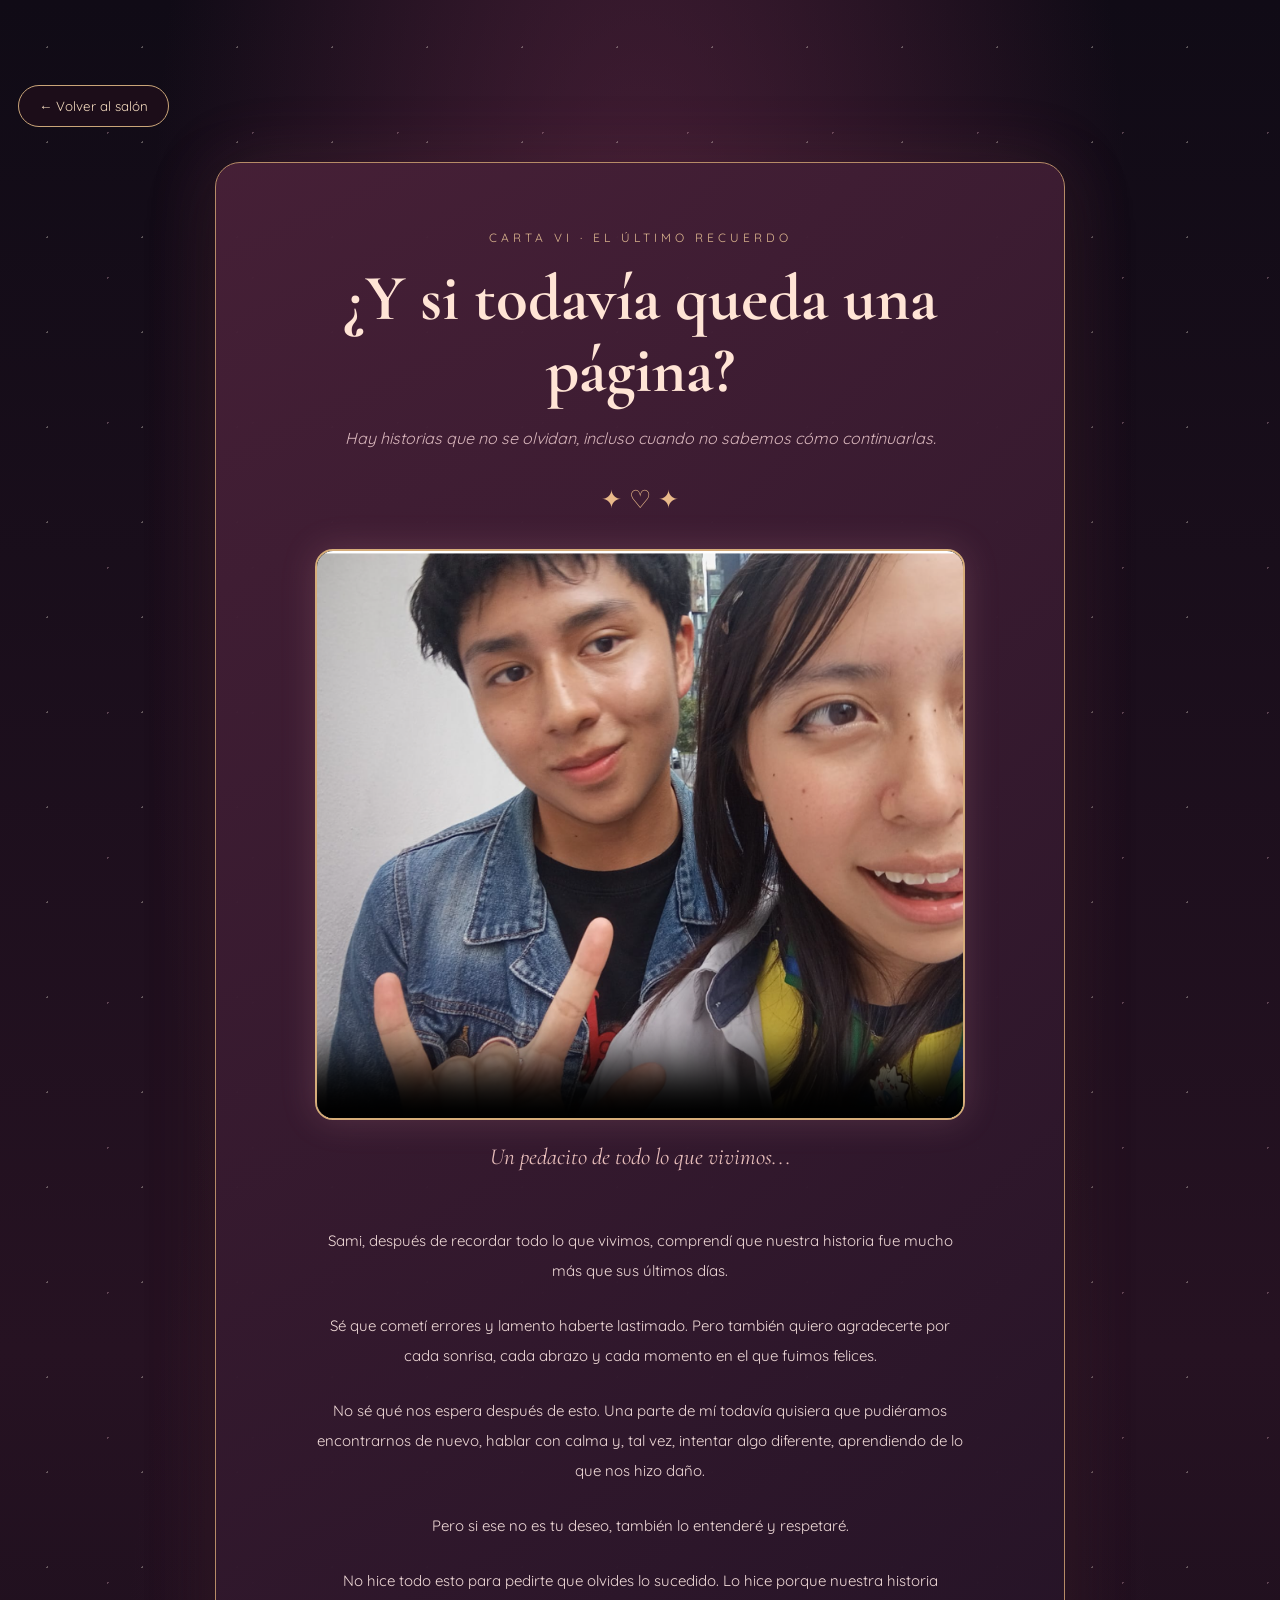
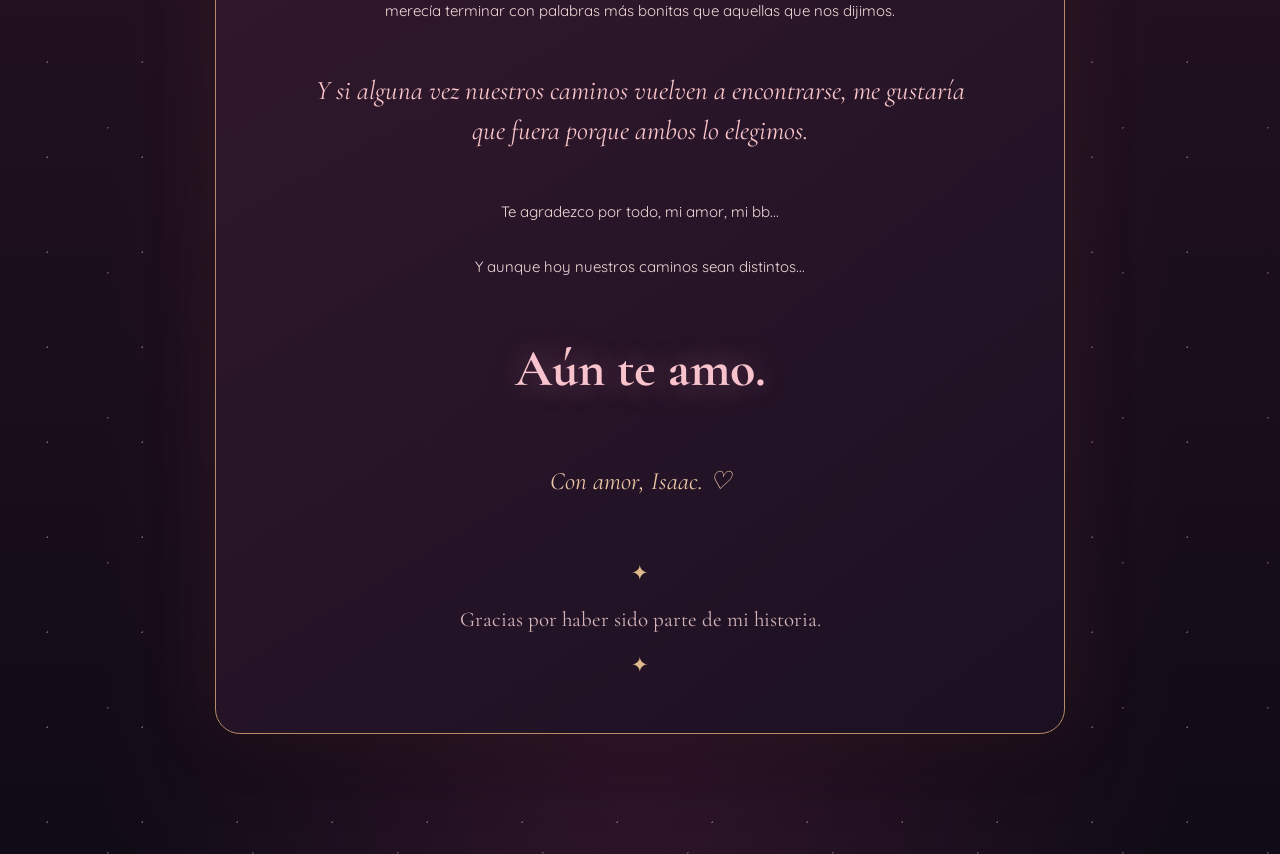
<file: carta6.html>
<!DOCTYPE html>
<html lang="es">
<head>
    <meta charset="UTF-8">
    <meta name="viewport"
          content="width=device-width, initial-scale=1.0">

    <title>Carta VI — Lo que quedó de nosotros</title>

    <link rel="stylesheet" href="css/carta6.css">
</head>

<body>

    <main class="escenario-final">

        <div class="estrellas" aria-hidden="true"></div>

        <button id="volver" class="boton-volver">
            ← Volver al salón
        </button>

        <section class="carta-final">

            <p class="numero">CARTA VI · EL ÚLTIMO RECUERDO</p>

            <h1>¿Y si todavía queda una página?</h1>

            <p class="subtitulo">
                Hay historias que no se olvidan,
                incluso cuando no sabemos cómo continuarlas.
            </p>

            <div class="separador">✦ ♡ ✦</div>

            <div class="contenedor-video">

                <video
                    id="videoRecuerdos"
                    controls
                    playsinline
                    preload="metadata"
                    poster="assets/encuentro.png">

                    <source
                        src="assets/video1.mp4"
                        type="video/mp4">

                    Tu navegador no puede reproducir este video.

                </video>

            </div>

            <p class="pie-video">
                Un pedacito de todo lo que vivimos...
            </p>

            <article class="mensaje-final">

                <p>
                    Sami, después de recordar todo lo que vivimos,
                    comprendí que nuestra historia fue mucho más
                    que sus últimos días.
                </p>

                <p>
                    Sé que cometí errores y lamento haberte
                    lastimado. Pero también quiero agradecerte
                    por cada sonrisa, cada abrazo y cada momento
                    en el que fuimos felices.
                </p>

                <p>
                    No sé qué nos espera después de esto.
                    Una parte de mí todavía quisiera que
                    pudiéramos encontrarnos de nuevo, hablar
                    con calma y, tal vez, intentar algo diferente,
                    aprendiendo de lo que nos hizo daño.
                </p>

                <p>
                    Pero si ese no es tu deseo,
                    también lo entenderé y respetaré.
                </p>

                <p>
                    No hice todo esto para pedirte que olvides
                    lo sucedido. Lo hice porque nuestra historia
                    merecía terminar con palabras más bonitas
                    que aquellas que nos dijimos.
                </p>

                <p class="frase-especial">
                    Y si alguna vez nuestros caminos vuelven
                    a encontrarse, me gustaría que fuera
                    porque ambos lo elegimos.
                </p>

                <p>
                    Te agradezco por todo,
                    mi amor, mi bb...
                </p>

                <p>
                    Y aunque hoy nuestros caminos sean distintos...
                </p>

                <h2>Aún te amo.</h2>

                <p class="firma">Con amor, Isaac. ♡</p>

            </article>

            <div class="despedida">
                <span>✦</span>
                <p>Gracias por haber sido parte de mi historia.</p>
                <span>✦</span>
            </div>

        </section>

    </main>

    <script src="js/carta6.js"></script>

</body>
</html>
</file>
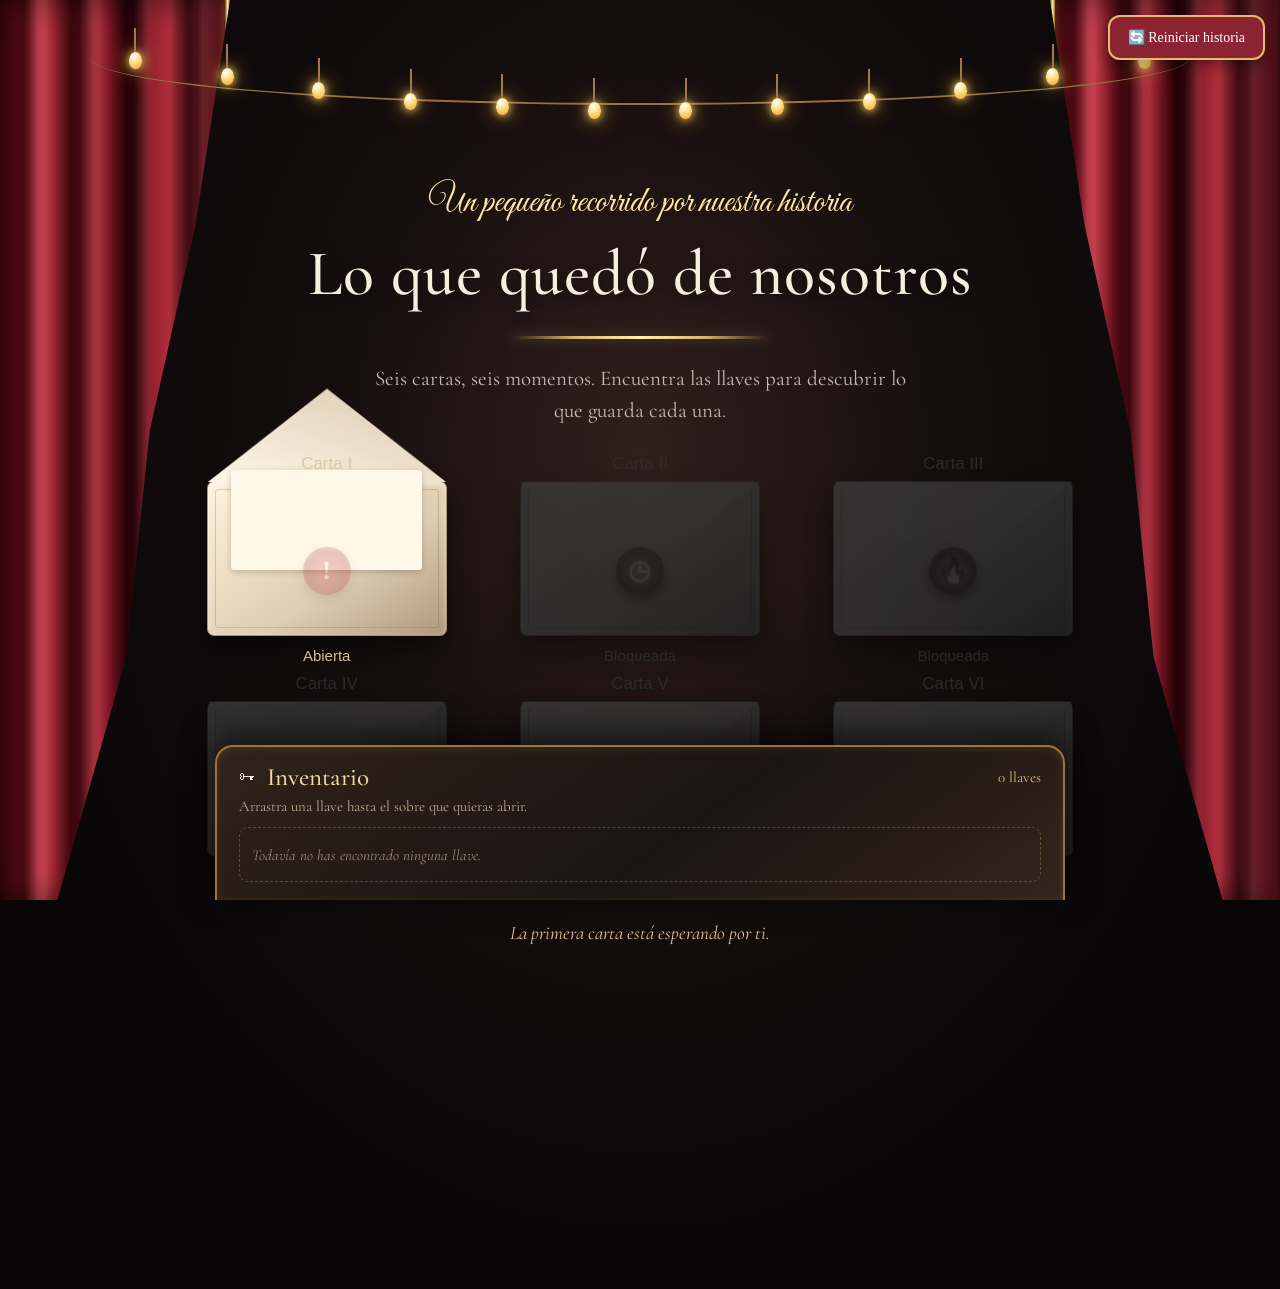
<file: principal.html>
<!DOCTYPE html>
<html lang="es">

<head>
    <meta charset="UTF-8">
    <meta name="viewport"
          content="width=device-width, initial-scale=1.0">

    <title>Lo que quedó de nosotros</title>

    <!-- CSS DE LA PÁGINA PRINCIPAL -->
    <link rel="stylesheet" href="css/principal.css">
</head>

<body>

    <!-- DECORACIÓN DE TELAS ROJAS -->
    <div class="tela tela-izquierda"></div>
    <div class="tela tela-derecha"></div>

    <!-- LUCES AMARILLAS COLGANTES -->
    <div class="guirnalda">

        <div class="cable"></div>

        <span class="luz"></span>
        <span class="luz"></span>
        <span class="luz"></span>
        <span class="luz"></span>
        <span class="luz"></span>
        <span class="luz"></span>
        <span class="luz"></span>
        <span class="luz"></span>
        <span class="luz"></span>
        <span class="luz"></span>
        <span class="luz"></span>
        <span class="luz"></span>

    </div>

    <!-- CONTENIDO PRINCIPAL -->
    <main class="pagina-principal">

        <!-- TÍTULO -->
        <header class="encabezado">

            <p class="subtitulo">
                Un pequeño recorrido por nuestra historia
            </p>

            <h1>Lo que quedó de nosotros</h1>

            <div class="separador-dorado"></div>

            <p class="instrucciones">
                Seis cartas, seis momentos.
                Encuentra las llaves para descubrir
                lo que guarda cada una.
            </p>

        </header>

        <!-- CONTENEDOR DE LAS SEIS CARTAS -->
        <section class="contenedor-cartas"
                 id="contenedorCartas">

            <!-- CARTA 1: DISCULPAS -->
            <button
                class="sobre disponible"
                id="carta1"
                data-carta="1"
                type="button">

                <span class="solapa"></span>
                <span class="papel-interior"></span>

                <span class="sello sello-rojo">
                    !
                </span>

                <span class="numero-carta">
                    Carta I
                </span>

                <span class="estado-carta">
                    Disponible
                </span>

            </button>

            <!-- CARTA 2: NUESTRO INICIO -->
            <button
                class="sobre bloqueado"
                id="carta2"
                data-carta="2"
                type="button"
                disabled>

                <span class="solapa"></span>
                <span class="papel-interior"></span>

                <span class="sello sello-reloj">
                    ◷
                </span>

                <span class="numero-carta">
                    Carta II
                </span>

                <span class="estado-carta">
                    Bloqueada
                </span>

            </button>

            <!-- CARTA 3: RECUERDOS -->
            <button
                class="sobre bloqueado"
                id="carta3"
                data-carta="3"
                type="button"
                disabled>

                <span class="solapa"></span>
                <span class="papel-interior"></span>

                <span class="sello sello-fuego">
                    🔥
                </span>

                <span class="numero-carta">
                    Carta III
                </span>

                <span class="estado-carta">
                    Bloqueada
                </span>

            </button>

            <!-- CARTA 4: LO QUE VIVIMOS -->
            <button
                class="sobre bloqueado"
                id="carta4"
                data-carta="4"
                type="button"
                disabled>

                <span class="solapa"></span>
                <span class="papel-interior"></span>

                <span class="sello sello-corazon">
                    ♥
                </span>

                <span class="numero-carta">
                    Carta IV
                </span>

                <span class="estado-carta">
                    Bloqueada
                </span>

            </button>

            <!-- CARTA 5: GRACIAS -->
            <button
                class="sobre bloqueado"
                id="carta5"
                data-carta="5"
                type="button"
                disabled>

                <span class="solapa"></span>
                <span class="papel-interior"></span>

                <span class="sello sello-espada">
                    ⚔
                </span>

                <span class="numero-carta">
                    Carta V
                </span>

                <span class="estado-carta">
                    Bloqueada
                </span>

            </button>

            <!-- CARTA 6: DESPEDIDA -->
            <button
                class="sobre bloqueado carta-final"
                id="carta6"
                data-carta="6"
                type="button"
                disabled>

                <span class="solapa"></span>
                <span class="papel-interior"></span>

                <span class="sello sello-rosa">
                    🌹
                </span>

                <span class="numero-carta">
                    Carta VI
                </span>

                <span class="estado-carta">
                    Bloqueada
                </span>

            </button>

        </section>

        <!-- MENSAJES DEL SISTEMA -->
        <p id="mensajeSistema"
           class="mensaje-sistema"
           aria-live="polite">

            La primera carta está esperando por ti.

        </p>

        <!-- ESPACIO PARA EL INVENTARIO -->
        <div class="espacio-inventario"></div>

    </main>

    <!-- INVENTARIO DE LLAVES -->
    <aside class="panel-inventario"
           id="panelInventario">

        <div class="inventario-titulo">

            <span>🗝</span>

            <h2>Inventario</h2>

            <span class="contador-llaves"
                  id="contadorLlaves">
                0 llaves
            </span>

        </div>

        <p class="inventario-instruccion">
            Arrastra una llave hasta el sobre
            que quieras abrir.
        </p>

        <div class="lista-llaves"
             id="listaLlaves">

            <p class="inventario-vacio">
                Todavía no has encontrado ninguna llave.
            </p>

        </div>

    </aside>

    <!-- JAVASCRIPT -->
    <script src="js/principal.js"></script>

</body>
</html>
</file>
<file: css/inicio.css>
* {
    margin: 0;
    padding: 0;
    box-sizing: border-box;
}

:root {
    --negro: #070707;
    --negro2: #111111;
    --blanco: #f7f7f7;
    --gris: #cccccc;

    --oro1: #6e4a12;
    --oro2: #b88934;
    --oro3: #f3d889;
    --oro4: #fff3c2;
}

body {
    min-height: 100vh;
    background: radial-gradient(circle at center, #1a1a1a 0%, #0c0c0c 45%, #050505 100%);
    color: white;
    font-family: Georgia, serif;
    overflow-x: hidden;
}

/* CONTENEDOR PRINCIPAL */
.pagina-inicio {
    min-height: 100vh;
    position: relative;

    display: flex;
    justify-content: center;
    align-items: center;

    padding: 50px 20px;
    overflow: hidden;
}

/* BRILLO SUAVE */
.pagina-inicio::before {
    content: "";
    position: absolute;
    width: 700px;
    height: 700px;
    background: radial-gradient(circle, rgba(232, 197, 116, 0.08), transparent 70%);
    top: 50%;
    left: 50%;
    transform: translate(-50%, -50%);
    pointer-events: none;
}

/* CONTENIDO CENTRAL */
.contenedor {
    position: relative;
    z-index: 2;
    text-align: center;
    width: 100%;
    max-width: 850px;
    padding: 30px 20px;
}

h2 {
    font-style: italic;
    font-weight: normal;
    color: #dddddd;
    font-size: clamp(22px, 3vw, 34px);
    margin-bottom: 15px;
}

h1 {
    font-size: clamp(32px, 5vw, 60px);
    font-weight: normal;
    line-height: 1.2;
    margin-bottom: 28px;
    color: white;
    text-shadow: 0 0 18px rgba(255,255,255,0.12);
}

/* BARRA DORADA */
.barra-dorada {
    width: min(430px, 80%);
    height: 12px;
    margin: 0 auto 35px;
    border-radius: 999px;

    background: linear-gradient(
        90deg,
        #61400c 0%,
        #c08a34 20%,
        #fff0b7 50%,
        #c08a34 80%,
        #61400c 100%
    );

    box-shadow:
        0 0 10px rgba(255, 214, 120, 0.35),
        0 0 30px rgba(255, 214, 120, 0.18),
        inset 0 1px 3px rgba(255,255,255,0.4);
}

p {
    color: #d0d0d0;
    font-size: clamp(16px, 2vw, 21px);
    line-height: 1.8;
    margin-bottom: 12px;
}

.texto-secundario {
    margin-bottom: 22px;
}

.indicacion {
    font-size: 14px;
    color: #e8d7a5;
    letter-spacing: 1.5px;
    margin-top: 10px;
    margin-bottom: 24px;
    text-transform: uppercase;
    animation: aparecer 2s infinite ease-in-out;
}

@keyframes aparecer {
    0%, 100% { opacity: 0.5; }
    50% { opacity: 1; }
}

/* BOTÓN SIN FONDO */
.boton-diamante {
    background: transparent;
    border: none;
    cursor: pointer;
    display: inline-flex;
    align-items: center;
    justify-content: center;
    width: 95px;
    height: 95px;
    transition: transform 0.25s ease;
}

/* EL DIAMANTE SOLO */
.diamante {
    width: 68px;
    height: 68px;
    display: block;
    transform: rotate(45deg);
    border-radius: 8px;

    background: linear-gradient(
        135deg,
        #8fa6b8 0%,
        #ffffff 20%,
        #cfe8f5 38%,
        #ffffff 55%,
        #8aa3b5 100%
    );

    border: 2px solid rgba(255,255,255,0.95);

    box-shadow:
        0 0 15px rgba(255,255,255,0.45),
        0 0 35px rgba(180,220,255,0.30),
        inset 0 0 12px rgba(255,255,255,0.75);

    position: relative;
    animation: flotar 3s ease-in-out infinite;
}

/* Facetas */
.diamante::before {
    content: "";
    position: absolute;
    inset: 8px;
    border: 1px solid rgba(255,255,255,0.85);
    clip-path: polygon(50% 0%, 100% 50%, 50% 100%, 0% 50%);
    background: linear-gradient(
        135deg,
        rgba(255,255,255,0.95),
        rgba(160,210,255,0.15),
        rgba(255,255,255,0.35)
    );
}

/* Destello */
.diamante::after {
    content: "";
    position: absolute;
    width: 150%;
    height: 16px;
    left: -25%;
    top: 38%;
    transform: rotate(-28deg);
    background: linear-gradient(
        90deg,
        transparent,
        rgba(255,255,255,0.95),
        transparent
    );
    filter: blur(3px);
    animation: destello 3s ease-in-out infinite;
}

@keyframes flotar {
    0%, 100% {
        transform: rotate(45deg) translateY(0);
    }
    50% {
        transform: rotate(45deg) translateY(-4px);
    }
}

@keyframes destello {
    0%, 100% { opacity: 0.15; }
    50% { opacity: 1; }
}

.boton-diamante:hover {
    transform: scale(1.12);
}

.boton-diamante:hover .diamante {
    box-shadow:
        0 0 24px rgba(255,255,255,0.75),
        0 0 45px rgba(180,220,255,0.55),
        inset 0 0 12px rgba(255,255,255,0.8);
}

.boton-diamante:active {
    transform: scale(0.95);
}

.texto-final {
    font-size: 13px;
    color: #a6a6a6;
    letter-spacing: 1px;
    margin-top: 28px;
}

/* LÍNEAS */
.linea {
    position: absolute;
    left: 10%;
    width: 80%;
    height: 1px;
    background: linear-gradient(
        90deg,
        transparent,
        rgba(233, 196, 112, 0.6),
        transparent
    );
}

.linea-superior {
    top: 10%;
}

.linea-inferior {
    bottom: 10%;
}

/* ESQUINAS DORADAS */
.esquina {
    position: absolute;
    width: 130px;
    height: 130px;
    z-index: 1;
}

.esquina::before,
.esquina::after {
    content: "";
    position: absolute;
    border-radius: 50% 10% 50% 10%;
    background: linear-gradient(
        135deg,
        #5a3708 0%,
        #b7852f 28%,
        #fff0b6 48%,
        #b7852f 68%,
        #573609 100%
    );
    box-shadow:
        inset 2px 2px 4px rgba(255,255,255,0.32),
        inset -5px -5px 8px rgba(0,0,0,0.30),
        0 0 10px rgba(240, 194, 101, 0.15);
}

.esquina::before {
    width: 100px;
    height: 36px;
}

.esquina::after {
    width: 75px;
    height: 25px;
}

/* Superior izquierda */
.esquina-superior-izquierda {
    top: 0;
    left: 0;
}
.esquina-superior-izquierda::before {
    top: 10px;
    left: -18px;
    transform: rotate(-38deg);
}
.esquina-superior-izquierda::after {
    top: 43px;
    left: -10px;
    transform: rotate(-38deg);
}

/* Superior derecha */
.esquina-superior-derecha {
    top: 0;
    right: 0;
    transform: scaleX(-1);
}
.esquina-superior-derecha::before {
    top: 10px;
    left: -18px;
    transform: rotate(-38deg);
}
.esquina-superior-derecha::after {
    top: 43px;
    left: -10px;
    transform: rotate(-38deg);
}

/* Inferior izquierda */
.esquina-inferior-izquierda {
    bottom: 0;
    left: 0;
    transform: scaleY(-1);
}
.esquina-inferior-izquierda::before {
    top: 10px;
    left: -18px;
    transform: rotate(-38deg);
}
.esquina-inferior-izquierda::after {
    top: 43px;
    left: -10px;
    transform: rotate(-38deg);
}

/* Inferior derecha */
.esquina-inferior-derecha {
    bottom: 0;
    right: 0;
    transform: scale(-1);
}
.esquina-inferior-derecha::before {
    top: 10px;
    left: -18px;
    transform: rotate(-38deg);
}
.esquina-inferior-derecha::after {
    top: 43px;
    left: -10px;
    transform: rotate(-38deg);
}

/* RESPONSIVE */
@media (max-width: 600px) {
    .pagina-inicio {
        padding: 70px 18px;
    }

    h1 {
        font-size: 32px;
    }

    .barra-dorada {
        height: 10px;
    }

    .diamante {
        width: 60px;
        height: 60px;
    }

    .boton-diamante {
        width: 85px;
        height: 85px;
    }

    .texto-final {
        font-size: 12px;
    }
}

/* =====================================
   CONTENEDOR DE PÁGINAS
===================================== */

#pantallaHistoria {
    position: fixed;
    inset: 0;
    width: 100%;
    height: 100dvh;
    background: #080808;
    z-index: 50;
}

#pantallaHistoria[hidden] {
    display: none;
}

#visorHistoria {
    width: 100%;
    height: 100%;
    border: none;
    display: block;
}

/* BOTÓN FLOTANTE DE MÚSICA */

#controlMusica {
    position: fixed;
    right: 20px;
    bottom: 20px;

    width: 55px;
    height: 55px;

    border: 1px solid #d6ad55;
    border-radius: 50%;

    background: linear-gradient(
        145deg,
        #443010,
        #d1a450,
        #654619
    );

    color: white;
    font-size: 26px;

    cursor: pointer;
    z-index: 100;

    box-shadow:
        0 0 15px rgba(255, 210, 90, 0.3);

    transition: transform 0.3s ease;
}

#controlMusica:hover {
    transform: scale(1.12);
}

#controlMusica[hidden] {
    display: none;
}
</file>
<file: css/carta1.css>
/* ==========================================
   CARTA I — PERDÓNAME, SAMI
   ESCENARIO TEATRAL
========================================== */

@import url('https://fonts.googleapis.com/css2?family=Cormorant+Garamond:wght@400;500;600;700&family=Great+Vibes&display=swap');

:root {
    --rojo-oscuro: #470711;
    --rojo-medio: #961b2c;
    --rojo-claro: #d44755;
    --oro: #bb914a;
    --oro-claro: #f4dc9e;
    --papel: #fff8ed;
    --tinta: #48362f;
    --azul: #b6d9e9;
}

* {
    margin: 0;
    padding: 0;
    box-sizing: border-box;
}

body {
    background: #090708;
    color: var(--tinta);
    font-family: "Cormorant Garamond", Georgia, serif;
    overflow-x: hidden;
}

/* ==========================================
   ESCENARIO
========================================== */

.escenario {
    position: relative;
    isolation: isolate;
    min-height: 100vh;
    min-height: 100dvh;
    padding: 175px 45px 185px;
    overflow: hidden;

    background:
        radial-gradient(
            ellipse at 50% 40%,
            rgba(255,255,255,.5),
            transparent 65%
        ),
        repeating-linear-gradient(
            90deg,
            #f4e9d7 0px,
            #f4e9d7 38px,
            #ecdec9 39px,
            #f1e3d1 75px
        );
}

/* Textura delicada sobre el fondo */

.escenario::before {
    content: "";
    position: absolute;
    inset: 0;
    pointer-events: none;
    z-index: -1;

    background:
        repeating-linear-gradient(
            0deg,
            transparent 0px,
            transparent 5px,
            rgba(108,83,55,.025) 6px
        );
}

/* ==========================================
   CORTINAS DE TERCIOPELO
========================================== */

.cortina-superior,
.cortina-izquierda,
.cortina-derecha {
    position: absolute;
    pointer-events: none;
}

.cortina-superior {
    top: 0;
    left: 0;
    width: 100%;
    height: 145px;
    z-index: 8;

    background:
        repeating-linear-gradient(
            90deg,
            #430711 0%,
            #a92234 5%,
            #d64a58 8%,
            #690a19 13%,
            #b72d3e 18%,
            #3e0510 22%
        );

    clip-path: polygon(
        0 0,
        100% 0,
        100% 61%,
        92% 76%,
        83% 55%,
        75% 76%,
        66% 55%,
        58% 76%,
        50% 55%,
        42% 76%,
        34% 55%,
        25% 76%,
        17% 55%,
        8% 76%,
        0 61%
    );

    filter: drop-shadow(0 10px 9px rgba(0,0,0,.35));
    animation: bajarCortina 1.2s ease-out both;
}

.cortina-superior::after {
    content: "";
    position: absolute;
    inset: 0;

    background: linear-gradient(
        180deg,
        rgba(255,215,215,.15),
        transparent 55%,
        rgba(32,0,0,.6)
    );
}

.cortina-izquierda,
.cortina-derecha {
    top: 0;
    height: 100%;
    width: clamp(45px, 11vw, 125px);
    z-index: 6;

    background: repeating-linear-gradient(
        90deg,
        #3c030d 0px,
        #9c1c2c 17px,
        #d34150 29px,
        #6d0918 43px,
        #3a030b 58px
    );

    box-shadow:
        0 0 25px rgba(0,0,0,.28),
        inset 12px 0 22px rgba(0,0,0,.32);
}

.cortina-izquierda {
    left: 0;
    clip-path: polygon(
        0 0, 100% 0,
        78% 36%, 55% 58%,
        72% 100%, 0 100%
    );
}

.cortina-derecha {
    right: 0;
    transform: scaleX(-1);
    clip-path: polygon(
        0 0, 100% 0,
        78% 36%, 55% 58%,
        72% 100%, 0 100%
    );
}

@keyframes bajarCortina {
    from {
        opacity: 0;
        transform: translateY(-80px);
    }
    to {
        opacity: 1;
        transform: translateY(0);
    }
}

/* ==========================================
   GOTAS AZULES
========================================== */

.gotas {
    position: absolute;
    top: 80px;
    left: 18%;
    width: 64%;
    height: 105px;

    display: flex;
    align-items: flex-start;
    justify-content: space-around;

    z-index: 9;
    pointer-events: none;
}

.gota {
    position: relative;
    margin-top: 20px;

    width: 32px;
    height: 46px;

    background: linear-gradient(
        120deg,
        #effaff,
        #b5deef 45%,
        #79a7c6
    );

    border: 2px solid #66879a;
    border-radius: 55% 55% 65% 65%;

    clip-path: polygon(
        50% 0,
        80% 25%,
        100% 61%,
        90% 85%,
        65% 100%,
        35% 100%,
        10% 85%,
        0 61%,
        20% 25%
    );

    filter: drop-shadow(0 3px 5px rgba(53,101,136,.2));

    transform-origin: top center;
    animation: balancear 3.8s ease-in-out infinite;
}

.gota:nth-child(2) {
    margin-top: 36px;
    animation-delay: .7s;
}

.gota:nth-child(3) {
    margin-top: 24px;
    animation-delay: 1.3s;
}

.gota:nth-child(4) {
    margin-top: 39px;
    animation-delay: 1.9s;
}

@keyframes balancear {
    0%, 100% { transform: rotate(-5deg); }
    50% { transform: rotate(5deg); }
}

/* ==========================================
   BOTÓN PARA REGRESAR
========================================== */

.boton-regresar {
    position: relative;
    z-index: 12;

    display: block;
    margin: 0 auto 25px;
    padding: 10px 20px;

    border: 1px solid #b58c50;
    border-radius: 30px;

    background: rgba(255,250,239,.9);
    color: #704b39;

    font-family: inherit;
    font-size: 19px;

    cursor: pointer;

    transition: transform .25s, background .25s;
}

.boton-regresar:hover {
    transform: translateY(-3px);
    background: #ffffff;
}

/* ==========================================
   CARTA CENTRAL
========================================== */

.carta-perdon {
    position: relative;
    z-index: 5;

    width: min(760px, 100%);
    margin: 0 auto;

    padding: 35px clamp(22px, 4vw, 50px);

    border: 2px solid #c5a675;
    border-radius: 14px;

    background:
        linear-gradient(
            135deg,
            rgba(255,255,255,.65),
            transparent 55%
        ),
        var(--papel);

    box-shadow:
        0 20px 55px rgba(82,53,34,.25),
        inset 0 0 0 7px rgba(199,164,105,.08);

    animation: aparecerCarta 1s ease .2s both;
}

.numero {
    text-align: center;
    color: #a37d43;
    font-size: 17px;
    letter-spacing: 4px;
}

.carta-perdon h1 {
    text-align: center;

    color: #832738;
    font-family: "Great Vibes", cursive;
    font-size: clamp(39px, 5vw, 65px);
    font-weight: normal;

    margin: 8px 0 14px;
}

.separador {
    height: 2px;
    width: 170px;
    margin: 0 auto 26px;

    background: linear-gradient(
        90deg,
        transparent,
        var(--oro),
        transparent
    );
}

.contenido-carta {
    max-height: min(55vh, 520px);
    overflow-y: auto;
    overscroll-behavior: contain;

    padding: 5px 12px 12px 2px;

    scrollbar-color: #c8a675 #f2e7d5;
    scrollbar-width: thin;
}

.contenido-carta p {
    color: #493a34;
    font-size: clamp(18px, 2vw, 23px);
    line-height: 1.55;
    margin-bottom: 17px;
}

.contenido-carta .frase-final {
    margin-top: 25px;
    font-weight: 700;
    color: #822b3a;
    text-align: center;
}

.contenido-carta .firma {
    text-align: right;
    font-style: italic;
    color: #7f604d;
}

@keyframes aparecerCarta {
    from {
        opacity: 0;
        transform: translateY(30px) scale(.97);
    }
    to {
        opacity: 1;
        transform: translateY(0) scale(1);
    }
}

/* ==========================================
   RATITA — SILUETA NEGRA
========================================== */

.ratita {
    position: absolute;
    right: 6%;
    bottom: 85px;

    width: 110px;
    height: 135px;

    z-index: 7;

    animation: respirarRatita 4s ease-in-out infinite;
}

.ratita .oreja,
.ratita .cabeza,
.ratita .cuerpo {
    position: absolute;
    background: #090909;
}

.ratita .oreja {
    width: 34px;
    height: 39px;
    top: 4px;
    border-radius: 50%;
}

.ratita .oreja.izquierda {
    left: 17px;
    transform: rotate(-15deg);
}

.ratita .oreja.derecha {
    left: 53px;
    transform: rotate(15deg);
}

.ratita .cabeza {
    width: 75px;
    height: 66px;
    top: 25px;
    left: 15px;
    border-radius: 48%;
}

.ratita .cuerpo {
    width: 88px;
    height: 80px;
    bottom: 0;
    left: 10px;
    border-radius: 50% 50% 35% 35%;
}

.ratita .cola {
    position: absolute;
    width: 75px;
    height: 45px;
    right: -52px;
    bottom: 8px;

    border: 8px solid #090909;
    border-left: none;
    border-top: none;

    border-radius: 0 0 80% 60%;
    transform: rotate(-20deg);
}

@keyframes respirarRatita {
    0%, 100% { transform: translateY(0); }
    50% { transform: translateY(-5px); }
}

/* ==========================================
   ZONA DE LA LLAVE
========================================== */

.zona-llave {
    position: relative;
    z-index: 10;

    width: min(420px, 100%);
    margin: 38px auto 30px;
    text-align: center;
}

.texto-llave {
    color: #735442;
    font-size: 24px;
    font-style: italic;
    margin-bottom: 18px;
}

.llave-contenedor {
    display: flex;
    justify-content: center;
    align-items: center;
    gap: 24px;
}

/* BOTÓN DE LLAVE SIN FONDO */

.llave {
    position: relative;
    display: block;

    width: 155px;
    height: 90px;

    border: none;
    background: transparent;

    cursor: pointer;

    transition: transform .25s;
    animation: flotarLlave 3s ease-in-out infinite;
}

.llave:hover {
    transform: scale(1.1);
}

@keyframes flotarLlave {
    0%, 100% { translate: 0 0; }
    50% { translate: 0 -7px; }
}

/* ARGOLLA */

.anillo {
    position: absolute;
    left: 10px;
    top: 33px;

    width: 38px;
    height: 38px;
    border-radius: 50%;

    border: 9px solid #d0a442;

    background: transparent;

    box-shadow:
        inset 0 0 4px rgba(0,0,0,.3),
        0 0 12px rgba(236,189,76,.25);
}

/* CUERPO METÁLICO */

.cuerpo-llave {
    position: absolute;
    left: 44px;
    top: 46px;

    width: 92px;
    height: 13px;
    border-radius: 5px;

    background: linear-gradient(
        180deg,
        #fff0a5,
        #b57b20,
        #f5cc63
    );
}

/* DIENTES */

.diente {
    position: absolute;
    width: 13px;

    background: linear-gradient(
        90deg,
        #a97724,
        #f1c95e
    );
}

.diente.uno {
    height: 23px;
    top: 51px;
    left: 112px;
}

.diente.dos {
    height: 29px;
    top: 51px;
    left: 127px;
}

/* LLAVERO: TACÓN ROJO */

.llavero {
    position: absolute;
    left: 17px;
    top: 2px;

    width: 65px;
    height: 43px;

    transform: rotate(-10deg);
}

.zapato {
    position: absolute;
    left: 3px;
    top: 9px;

    width: 55px;
    height: 24px;

    border-radius: 65% 20% 55% 25%;

    background: linear-gradient(
        145deg,
        #ff6874,
        #a80c26 52%,
        #57030d
    );

    box-shadow:
        inset 0 3px 5px rgba(255,255,255,.4),
        0 3px 5px rgba(0,0,0,.25);

    clip-path: polygon(
        0 30%, 20% 0,
        42% 55%, 100% 70%,
        95% 100%, 15% 88%
    );
}

.tacon {
    position: absolute;
    left: 15px;
    top: 26px;

    width: 5px;
    height: 20px;

    background: #750717;
    transform: rotate(13deg);
    border-radius: 2px;
}

/* BOTÓN DE AYUDA */

.boton-ayuda {
    width: 44px;
    height: 44px;

    border-radius: 50%;
    border: 2px solid #ad874d;

    color: #6b4b23;
    background: #fff5dd;

    font-family: Georgia, serif;
    font-size: 25px;
    font-weight: bold;

    cursor: pointer;

    box-shadow: 0 4px 15px rgba(0,0,0,.15);
    transition: transform .25s;
}

.boton-ayuda:hover {
    transform: scale(1.1);
}

.estado-llave {
    font-size: 19px;
    color: #775b49;
    margin-top: 12px;
    min-height: 25px;
}

/* ==========================================
   OLAS DECORATIVAS INFERIORES
========================================== */

.olas-inferiores {
    position: absolute;
    bottom: -28px;
    left: -3%;

    width: 106%;
    height: 115px;

    z-index: 4;
    pointer-events: none;

    background: linear-gradient(
        180deg,
        #eaf6fb,
        #aecde0 65%,
        #81aec6
    );

    clip-path: polygon(
        0 45%,
        8% 36%,
        17% 57%,
        26% 40%,
        35% 53%,
        44% 34%,
        53% 57%,
        62% 37%,
        71% 52%,
        80% 34%,
        90% 55%,
        100% 42%,
        100% 100%,
        0 100%
    );
}

/* ==========================================
   VENTANA DE AYUDA
========================================== */

.modal[hidden] {
    display: none;
}

.modal {
    position: fixed;
    inset: 0;
    z-index: 100;

    display: flex;
    align-items: center;
    justify-content: center;

    background: rgba(0,0,0,.72);
    padding: 20px;
}

.ventana-ayuda {
    position: relative;
    width: min(540px, 100%);

    padding: 35px;

    background: #fff8ea;
    color: #4d392f;

    border: 3px solid #c5a16d;
    border-radius: 18px;

    box-shadow: 0 25px 80px rgba(0,0,0,.45);
    animation: aparecerCarta .4s ease both;
}

.ventana-ayuda h2 {
    color: #872a3b;
    font-size: 35px;
    margin-bottom: 18px;
}

.ventana-ayuda p {
    font-size: 22px;
    line-height: 1.5;
    margin-bottom: 15px;
}

.nota-ayuda {
    font-style: italic;
    color: #8d6c4b;
}

.cerrar-ayuda {
    position: absolute;
    top: 12px;
    right: 15px;

    border: none;
    background: none;

    font-size: 35px;
    color: #862d3b;
    cursor: pointer;
}

/* ==========================================
   ADAPTACIÓN A CELULARES
========================================== */

@media (max-width: 650px) {
    .escenario {
        padding: 150px 18px 170px;
    }

    .cortina-izquierda,
    .cortina-derecha {
        width: 45px;
        opacity: .75;
    }

    .cortina-superior {
        height: 115px;
    }

    .gotas {
        top: 65px;
        left: 13%;
        width: 74%;
    }

    .gota {
        width: 25px;
        height: 36px;
    }

    .carta-perdon {
        padding: 27px 20px;
    }

    .contenido-carta {
        max-height: 54vh;
    }

    .contenido-carta p {
        font-size: 19px;
    }

    .ratita {
        right: 10%;
        bottom: 55px;
        transform: scale(.65);
        transform-origin: bottom right;
    }

    .zona-llave {
        margin-top: 30px;
    }

    .olas-inferiores {
        height: 85px;
    }

    .ventana-ayuda {
        padding: 25px 20px;
    }

    .ventana-ayuda p {
        font-size: 19px;
    }
}

/* ACCESIBILIDAD */

@media (prefers-reduced-motion: reduce) {
    *,
    *::before,
    *::after {
        animation: none !important;
        transition: none !important;
    }
}

/* =========================================
   CARTA I - REDISEÑO VISUAL
   ESTILO TEATRO DE RECUERDOS
========================================= */

/* ESCENARIO CON PAPEL ANTIGUO */

.escenario {
    background:
        radial-gradient(
            ellipse at center,
            rgba(255,255,255,.58),
            transparent 75%
        ),
        repeating-linear-gradient(
            90deg,
            #ecdfc9 0px,
            #f5ebda 45px,
            #e6d6bd 90px
        );

    border-left: 5px solid #b99460;
    border-right: 5px solid #b99460;
}

/* CORTINAS MÁS PROFUNDAS */

.cortina-superior,
.cortina-izquierda,
.cortina-derecha {
    background:
        repeating-linear-gradient(
            90deg,
            #33040c 0px,
            #72101d 17px,
            #c23947 31px,
            #e15b62 38px,
            #8b1423 50px,
            #3b050e 67px
        );

    filter: drop-shadow(
        0 12px 14px rgba(35,5,8,.38)
    );
}

/* CARTA CON ASPECTO DE PERGAMINO */

.carta-perdon {
    background:
        linear-gradient(
            135deg,
            rgba(255,255,255,.7),
            rgba(245,229,204,.8)
        ),
        #f3e8d5;

    border: 2px solid #c6a475;

    box-shadow:
        0 17px 45px rgba(67,39,26,.22),
        inset 0 0 24px rgba(148,110,67,.08);
}

.carta-perdon h1 {
    color: #852e3d;
}

.contenido-carta p {
    color: #49362d;
}

/* GOTAS AZUL PASTEL */

.gota {
    background: linear-gradient(
        125deg,
        #ffffff,
        #c5e9f8 40%,
        #85b5d0 100%
    );

    border-color: #7794a8;

    filter:
        drop-shadow(0 4px 4px rgba(65,99,126,.25));
}

/* RATITA: NUEVA SILUETA */

.ratita {
    position: absolute;

    right: 4%;
    bottom: 75px;

    width: clamp(105px, 17vw, 190px);
    height: auto;

    z-index: 7;

    opacity: 1;

    animation: respirarRatita 4s ease-in-out infinite;
}

.ratita svg {
    display: block;
    width: 100%;
    height: auto;

    filter: drop-shadow(
        0 8px 5px rgba(0,0,0,.14)
    );
}

/* LLAVERO REAL DE TACONES */

.llave-imagen {
    position: relative;

    width: 190px;
    height: 165px;

    padding: 0;
    margin: 0;

    display: flex;
    align-items: center;
    justify-content: center;

    border: none;
    outline-offset: 5px;
    background: transparent;

    cursor: pointer;

    animation: flotarLlave 3.5s ease-in-out infinite;
}

.imagen-llavero {
    width: 100%;
    height: 100%;

    object-fit: contain;

    filter:
        drop-shadow(0 9px 9px rgba(77,36,15,.28));

    transition:
        transform .3s ease,
        filter .3s ease;
}

.llave-imagen:hover .imagen-llavero {
    transform: scale(1.12) rotate(-5deg);

    filter:
        drop-shadow(0 12px 13px rgba(79,30,18,.4))
        brightness(1.07);
}

/* LLAVE GUARDADA */

.llave-imagen:disabled {
    opacity: .35;
    cursor: default;
    animation: none;
}

/* AYUDA JUNTO A LA LLAVE */

.llave-contenedor {
    gap: 10px;
}

.boton-ayuda {
    flex-shrink: 0;
    background: linear-gradient(
        145deg,
        #fff8e8,
        #e3ca98
    );
    box-shadow: 0 4px 15px rgba(92,59,30,.2);
}

/* MÁS ESPACIO PARA LOS ELEMENTOS */

.zona-llave {
    margin-top: 48px;
    margin-bottom: 50px;
}

/* AJUSTES PARA CELULARES */

@media (max-width: 650px) {
    .ratita {
        width: 105px;
        right: 4%;
        bottom: 55px;
        transform: none;
    }

    .llave-imagen {
        width: 155px;
        height: 140px;
    }

    .carta-perdon {
        border-radius: 10px;
    }
}
/* =========================================
   MEJORA VISUAL CARTA 1
   más grande, teatral y llamativa
========================================= */

/* ESCENARIO MÁS GRANDE Y CON MÁS AIRE */
.escenario {
    padding: 170px 35px 210px;
    background:
        radial-gradient(
            ellipse at center,
            rgba(255,255,255,.6),
            transparent 72%
        ),
        repeating-linear-gradient(
            90deg,
            #eee2cf 0px,
            #f7eddc 55px,
            #e7d7bd 110px
        );
}

/* CARTA MÁS GRANDE */
.carta-perdon {
    width: min(860px, 100%);
    padding: 40px clamp(22px, 4vw, 55px);
    border-radius: 18px;
    box-shadow:
        0 22px 55px rgba(70,42,29,.22),
        inset 0 0 24px rgba(150,114,72,.08);
}

.carta-perdon h1 {
    font-size: clamp(44px, 5vw, 72px);
    margin-bottom: 16px;
}

.contenido-carta {
    max-height: min(58vh, 560px);
}

.contenido-carta p {
    font-size: clamp(20px, 2.1vw, 25px);
    line-height: 1.6;
    margin-bottom: 18px;
}

/* =========================================
   GOTAS MÁS GRANDES Y LLAMATIVAS
========================================= */

.gotas {
    top: 62px;
    left: 12%;
    width: 76%;
    height: 150px;
    justify-content: space-evenly;
}

.gota {
    width: 50px;
    height: 72px;
    border-width: 3px;
    filter:
        drop-shadow(0 6px 8px rgba(72,105,130,.25));
}

.gota:nth-child(1) {
    margin-top: 18px;
}

.gota:nth-child(2) {
    margin-top: 42px;
}

.gota:nth-child(3) {
    margin-top: 22px;
}

.gota:nth-child(4) {
    margin-top: 40px;
}

/* =========================================
   CORTINAS MÁS PARECIDAS A TELÓN
========================================= */

.cortina-superior {
    height: 165px;
    clip-path: polygon(
        0 0,
        100% 0,
        100% 59%,
        93% 75%,
        85% 59%,
        76% 75%,
        67% 59%,
        58% 75%,
        50% 59%,
        42% 75%,
        33% 59%,
        24% 75%,
        15% 59%,
        7% 75%,
        0 59%
    );
}

.cortina-izquierda,
.cortina-derecha {
    width: clamp(55px, 12vw, 150px);
}

/* =========================================
   RATITA MÁS GRANDE, ASOMÁNDOSE
========================================= */

.ratita {
    position: absolute;
    right: -10px;
    bottom: 95px;
    width: clamp(170px, 22vw, 280px);
    z-index: 8;
    animation: respirarRatita 4s ease-in-out infinite;
}

.ratita svg {
    width: 100%;
    height: auto;
    display: block;
    filter: drop-shadow(0 10px 8px rgba(0,0,0,.18));
}

/* Para que parezca escondida */
.ratita::before {
    content: "";
    position: absolute;
    top: 0;
    right: -12px;
    width: 85px;
    height: 100%;
    background:
        repeating-linear-gradient(
            90deg,
            #3c050d 0px,
            #8d1624 18px,
            #d24554 34px,
            #6a0d19 50px,
            #3d050d 68px
        );
    clip-path: polygon(18% 0, 100% 0, 100% 100%, 0 100%);
    box-shadow: inset 12px 0 18px rgba(0,0,0,.28);
    z-index: 2;
    pointer-events: none;
}

/* =========================================
   AGUA MÁS GRANDE Y PROTAGÓNICA
========================================= */

.olas-inferiores {
    bottom: -8px;
    left: -3%;
    width: 106%;
    height: 185px;
    z-index: 4;

    background:
        linear-gradient(
            180deg,
            #eef9ff 0%,
            #c7e2ef 40%,
            #97bfd5 72%,
            #7daac1 100%
        );

    clip-path: polygon(
        0 48%,
        7% 38%,
        14% 53%,
        22% 35%,
        30% 50%,
        38% 32%,
        46% 49%,
        54% 34%,
        62% 51%,
        70% 36%,
        78% 55%,
        86% 40%,
        94% 54%,
        100% 46%,
        100% 100%,
        0 100%
    );

    box-shadow:
        inset 0 12px 0 rgba(94,135,159,.75);
}

/* línea oscura encima del agua */
.olas-inferiores::before {
    content: "";
    position: absolute;
    top: 14px;
    left: 0;
    width: 100%;
    height: 26px;
    background:
        linear-gradient(
            180deg,
            rgba(53,73,85,.75),
            rgba(53,73,85,.25)
        );
    clip-path: polygon(
        0 60%,
        8% 32%,
        16% 61%,
        24% 37%,
        32% 58%,
        40% 34%,
        48% 61%,
        56% 36%,
        64% 56%,
        72% 35%,
        80% 61%,
        88% 38%,
        96% 55%,
        100% 48%,
        100% 100%,
        0 100%
    );
    opacity: .85;
}

/* =========================================
   ZONA DE LLAVE MÁS VISIBLE
========================================= */

.zona-llave {
    margin-top: 55px;
    margin-bottom: 55px;
}

.texto-llave {
    font-size: 30px;
    margin-bottom: 22px;
}

.estado-llave {
    font-size: 22px;
    margin-top: 16px;
}

/* Llavero más grande */
.llave-imagen {
    width: 220px;
    height: 180px;
}

.imagen-llavero {
    filter:
        drop-shadow(0 12px 12px rgba(86,37,18,.28));
}

/* botón de ayuda más visible */
.boton-ayuda {
    width: 56px;
    height: 56px;
    font-size: 32px;
}

/* =========================================
   RESPONSIVE
========================================= */

@media (max-width: 700px) {
    .escenario {
        padding: 135px 14px 165px;
    }

    .cortina-superior {
        height: 120px;
    }

    .cortina-izquierda,
    .cortina-derecha {
        width: 50px;
    }

    .gotas {
        top: 52px;
        left: 10%;
        width: 80%;
        height: 110px;
    }

    .gota {
        width: 36px;
        height: 52px;
    }

    .carta-perdon {
        width: 100%;
        padding: 28px 18px;
    }

    .carta-perdon h1 {
        font-size: 42px;
    }

    .contenido-carta p {
        font-size: 19px;
    }

    .ratita {
        width: 125px;
        right: -6px;
        bottom: 70px;
    }

    .ratita::before {
        width: 45px;
    }

    .olas-inferiores {
        height: 120px;
    }

    .llave-imagen {
        width: 150px;
        height: 120px;
    }

    .texto-llave {
        font-size: 24px;
    }

    .estado-llave {
        font-size: 18px;
    }

    .boton-ayuda {
        width: 46px;
        height: 46px;
        font-size: 26px;
    }
}

/* ==========================================
   CARTA I — DECORACIONES ADICIONALES
========================================== */

/* Fondo con aspecto de cuento de papel */

.escenario {
    isolation: isolate;

    background:
        radial-gradient(
            ellipse at 50% 35%,
            rgba(255,255,255,.65),
            transparent 65%
        ),
        repeating-linear-gradient(
            90deg,
            #ecddc6 0px,
            #f8efdf 45px,
            #ead8bd 90px
        );

    box-shadow:
        inset 0 0 100px rgba(92,62,39,.15);
}

/* Contenedor de decoraciones */

.decoracion-escenario {
    position: absolute;
    inset: 0;
    z-index: 2;
    pointer-events: none;
    overflow: hidden;
}

/* Marco dorado interior */

.marco-interior {
    position: absolute;
    inset: 24px;

    border: 2px solid rgba(170,125,66,.35);

    border-radius: 16px;

    box-shadow:
        inset 0 0 0 5px rgba(255,255,255,.12),
        0 0 15px rgba(99,65,32,.08);
}

/* Cuerdas decorativas */

.cuerda {
    position: absolute;
    top: 135px;

    width: 5px;
    height: 170px;

    border-radius: 10px;

    background: repeating-linear-gradient(
        180deg,
        #775025 0px,
        #f1d590 5px,
        #a6793b 10px
    );

    box-shadow: 2px 3px 5px rgba(0,0,0,.2);
}

.cuerda-izquierda {
    left: 8%;
}

.cuerda-derecha {
    right: 8%;
}

/* Borlas al final de cada cuerda */

.cuerda::after {
    content: "";
    position: absolute;

    left: -9px;
    bottom: -28px;

    width: 23px;
    height: 35px;

    border-radius: 50% 50% 45% 45%;

    background: repeating-linear-gradient(
        90deg,
        #a47632 0px,
        #f5dda0 5px,
        #94652a 9px
    );

    box-shadow: 0 4px 8px rgba(0,0,0,.15);
}

/* Estrellas de papel */

.estrella {
    position: absolute;
    font-size: 25px;
    color: #b18a51;

    text-shadow: 0 0 8px rgba(240,195,106,.18);

    animation: brilloEstrella 4s ease-in-out infinite;
}

.estrella-1 {
    top: 29%;
    left: 9%;
}

.estrella-2 {
    top: 39%;
    right: 9%;
    animation-delay: 1s;
}

.estrella-3 {
    top: 64%;
    left: 7%;
    animation-delay: 2s;
}

.estrella-4 {
    top: 76%;
    right: 10%;
    animation-delay: 1.5s;
}

@keyframes brilloEstrella {
    0%, 100% {
        opacity: .35;
        transform: scale(.9);
    }

    50% {
        opacity: .85;
        transform: scale(1.1);
    }
}

/* Ondas ilustradas a los lados */

.ondas-dibujadas {
    position: absolute;

    width: 230px;
    height: 130px;

    opacity: .28;

    background:
        repeating-radial-gradient(
            ellipse at 50% 100%,
            transparent 0px,
            transparent 15px,
            #a28b71 16px,
            #a28b71 18px,
            transparent 19px,
            transparent 31px
        );
}

.ondas-izquierda {
    top: 40%;
    left: -100px;
}

.ondas-derecha {
    top: 51%;
    right: -110px;
    transform: rotate(180deg);
}

/* Flores decorativas de papel */

.flor-papel {
    position: absolute;
    color: #bf8b73;

    font-size: 35px;

    opacity: .5;
}

.flor-1 {
    left: 9%;
    bottom: 215px;
}

.flor-2 {
    right: 13%;
    bottom: 245px;
}

/* Adornos dorados */

.adorno {
    position: absolute;

    width: 85px;
    height: 2px;

    background: linear-gradient(
        90deg,
        transparent,
        #b78b4a,
        transparent
    );
}

.adorno-superior {
    top: 210px;
    left: 50%;
    transform: translateX(-50%);
}

.adorno-inferior {
    bottom: 170px;
    left: 50%;
    transform: translateX(-50%);
}

/* ==========================================
   DETALLES DEL PERGAMINO
========================================== */

.carta-perdon {
    position: relative;

    border: 3px double #bf9b69;

    box-shadow:
        0 20px 45px rgba(65,43,30,.22),
        0 0 0 8px rgba(255,248,232,.35),
        inset 0 0 35px rgba(168,121,65,.09);
}

/* Esquinas internas del pergamino */

.carta-perdon::before {
    content: "✦";
    position: absolute;

    top: 12px;
    left: 18px;

    color: #b99459;
    font-size: 19px;
}

.carta-perdon::after {
    content: "✦";
    position: absolute;

    bottom: 12px;
    right: 18px;

    color: #b99459;
    font-size: 19px;
}

/* ==========================================
   AGUA CON MÁS PROFUNDIDAD
========================================== */

.olas-inferiores {
    filter: drop-shadow(
        0 -7px 5px rgba(57,100,126,.22)
    );
}

.olas-inferiores::after {
    content: "";
    position: absolute;

    inset: 35% 0 0;

    background:
        repeating-linear-gradient(
            175deg,
            transparent 0px,
            transparent 20px,
            rgba(255,255,255,.28) 22px,
            transparent 28px
        );

    animation: reflejoAgua 7s ease-in-out infinite alternate;
}

@keyframes reflejoAgua {
    from {
        transform: translateX(-12px);
        opacity: .4;
    }

    to {
        transform: translateX(12px);
        opacity: .8;
    }
}

/* ==========================================
   LLAVERO MÁS PROTAGÓNICO
========================================== */

.llave-imagen {
    width: 225px;
    height: 185px;
}

.imagen-llavero {
    filter:
        drop-shadow(0 12px 9px rgba(72,40,19,.3));
}

/* Animación suave del título */

.carta-perdon h1 {
    text-shadow: 0 3px 10px rgba(130,48,61,.12);
}

/* ==========================================
   CELULARES
========================================== */

@media (max-width: 650px) {
    .marco-interior {
        inset: 12px;
    }

    .cuerda {
        top: 110px;
        height: 95px;
    }

    .cuerda-izquierda {
        left: 7%;
    }

    .cuerda-derecha {
        right: 7%;
    }

    .estrella {
        font-size: 18px;
    }

    .flor-papel {
        font-size: 23px;
    }

    .ondas-dibujadas {
        width: 120px;
        opacity: .2;
    }

    .llave-imagen {
        width: 170px;
        height: 145px;
    }
}

@media (prefers-reduced-motion: reduce) {
    .estrella,
    .olas-inferiores::after {
        animation: none;
    }
}
</file>
<file: css/carta2.css>
/* =========================================
   CARTA II — DONDE COMENZÓ TODO
   ESTILO CINEMATOGRÁFICO Y ROMÁNTICO
========================================= */

@import url('https://fonts.googleapis.com/css2?family=Cormorant+Garamond:wght@400;500;600;700&family=Great+Vibes&display=swap');

:root {
    --rojo: #8c1928;
    --rojo-oscuro: #3c0710;
    --dorado: #d5a24e;
    --oro-claro: #ffe6a1;
    --papel: #f7dcc1;
    --tinta: #4b2b27;
}

* {
    margin: 0;
    padding: 0;
    box-sizing: border-box;
}

html {
    scroll-behavior: smooth;
}

body {
    background: #16070b;
    color: var(--tinta);
    font-family: "Cormorant Garamond", Georgia, serif;
    overflow-x: hidden;
}

/* =========================================
   FONDO ILUSTRADO
========================================= */

.escenario-recuerdos {
    position: relative;
    isolation: isolate;

    min-height: 100vh;
    min-height: 100dvh;

    padding: 220px 20px 155px;

    overflow: hidden;

    background:
        radial-gradient(
            ellipse at center,
            #d68d73,
            #5c1c25 85%
        );
}

.fondo-ilustrado {
    position: absolute;
    inset: 0;

    z-index: -1;

    background-image:
        url("../assets/fondo-carta2.png");

    background-position: center top;
    background-size: 100% auto;
    background-repeat: no-repeat;

    pointer-events: none;
}

/* Sombra para destacar los textos */

.escenario-recuerdos::before {
    content: "";
    position: absolute;
    inset: 0;

    z-index: -1;

    background: radial-gradient(
        ellipse at center,
        rgba(255,238,214,.08),
        rgba(41,10,18,.18)
    );

    pointer-events: none;
}

/* =========================================
   BOTÓN PARA VOLVER
========================================= */

.boton-volver {
    position: relative;
    z-index: 20;

    display: block;
    margin: 0 auto 22px;

    padding: 11px 22px;

    border: 2px solid #e9bf70;
    border-radius: 30px;

    background: linear-gradient(
        145deg,
        #56202b,
        #9b2937
    );

    color: #fff1d3;

    font-family: inherit;
    font-size: 19px;

    cursor: pointer;

    box-shadow:
        0 5px 16px rgba(45,8,14,.35);

    transition: transform .25s, filter .25s;
}

.boton-volver:hover {
    transform: translateY(-3px);
    filter: brightness(1.18);
}

/* =========================================
   TÍTULO CINEMATOGRÁFICO
========================================= */

.titulo-cine {
    position: relative;
    z-index: 3;

    width: min(660px, 90%);
    margin: 0 auto 36px;

    text-align: center;

    padding: 14px 25px;

    background: linear-gradient(
        120deg,
        rgba(86,25,30,.95),
        rgba(138,37,44,.93),
        rgba(70,16,26,.95)
    );

    border: 3px solid var(--dorado);
    border-radius: 14px;

    box-shadow:
        0 0 0 5px rgba(58,16,19,.65),
        0 8px 25px rgba(0,0,0,.35),
        0 0 25px rgba(255,188,77,.25);
}

.titulo-cine p {
    color: #f8d68b;
    letter-spacing: 4px;
    font-size: 14px;
    margin-bottom: 6px;
}

.titulo-cine h1 {
    font-family: "Great Vibes", cursive;
    font-size: clamp(39px, 5vw, 65px);
    font-weight: normal;
    color: #fff2cf;

    text-shadow:
        0 0 12px rgba(255,206,110,.4);
}

/* =========================================
   CARTA CENTRAL
========================================= */

.carta-recuerdos {
    position: relative;
    z-index: 4;

    width: min(770px, 94%);
    margin: 0 auto;

    padding: 30px clamp(22px, 4vw, 48px);

    background:
        linear-gradient(
            135deg,
            rgba(255,248,227,.96),
            rgba(245,214,184,.96)
        );

    border: 3px double #ac754b;
    border-radius: 13px;

    box-shadow:
        0 20px 55px rgba(44,13,18,.38),
        inset 0 0 28px rgba(139,77,50,.1);

    animation: aparecerCarta 1s ease both;
}

@keyframes aparecerCarta {
    from {
        opacity: 0;
        transform: translateY(30px);
    }

    to {
        opacity: 1;
        transform: translateY(0);
    }
}

.encabezado-carta {
    text-align: center;
    margin-bottom: 20px;
}

.fecha {
    display: inline-block;

    color: #8e493d;
    font-size: 16px;
    letter-spacing: 2px;

    margin-bottom: 10px;
}

.encabezado-carta h2 {
    font-family: "Great Vibes", cursive;
    font-weight: normal;
    font-size: clamp(34px, 4vw, 51px);
    color: #8b2f38;
}

/* TEXTO DE RECUERDOS */

.texto-recuerdos {
    max-height: 480px;

    overflow-y: auto;
    overscroll-behavior: contain;

    padding: 12px 12px 12px 3px;

    scrollbar-width: thin;
    scrollbar-color: #bd8758 #f4dfc9;
}

.texto-recuerdos p {
    font-size: clamp(19px, 2vw, 23px);
    line-height: 1.56;
    margin-bottom: 17px;

    color: #59382f;
}

.frase-destacada {
    font-weight: 700;
    font-style: italic;
    color: #8b2d3b !important;
    text-align: center;
}

/* =========================================
   BOTÓN DEL ÁLBUM
========================================= */

.boton-album {
    display: block;

    margin: 25px auto 0;
    padding: 13px 26px;

    border-radius: 30px;
    border: 2px solid #f0c578;

    background: linear-gradient(
        140deg,
        #681725,
        #b33142,
        #6e1826
    );

    color: #fff0d7;

    font-family: inherit;
    font-size: 21px;

    cursor: pointer;

    box-shadow:
        0 6px 18px rgba(83,22,28,.3);

    transition: transform .25s, box-shadow .25s;
}

.boton-album:hover {
    transform: scale(1.05);

    box-shadow:
        0 8px 25px rgba(83,22,28,.45),
        0 0 16px rgba(255,202,100,.25);
}

/* =========================================
   PISTA CERCA DEL DISCO
========================================= */

.pista-luna {
    position: relative;
    z-index: 8;

    width: min(380px, 90%);
    margin: 50px 7% 25px auto;

    text-align: center;
}

.boton-pista {
    padding: 10px 22px;

    background: #321015;
    color: #ffe3a5;

    border: 2px solid #d6a154;
    border-radius: 30px;

    font-family: inherit;
    font-size: 20px;

    cursor: pointer;

    box-shadow:
        0 0 14px rgba(255,197,95,.25);
}

.boton-pista:hover {
    filter: brightness(1.2);
}

.mensaje-pista {
    margin-top: 12px;
    padding: 18px;

    background: rgba(255,235,206,.97);

    border: 2px solid #b47d4e;
    border-radius: 12px;

    box-shadow:
        0 10px 25px rgba(45,11,15,.3);
}

.mensaje-pista p {
    font-size: 20px;
    line-height: 1.45;
    margin-bottom: 8px;
}

.pista-final {
    color: #a12739;
    font-weight: bold;
}

/* =========================================
   SECRETO DE LA LUNA ROJA
========================================= */

.secreto-lunar {
    position: relative;
    z-index: 5;

    width: min(280px, 75%);
    height: 255px;

    margin: 30px 7% 50px auto;
}

/* LUNA MÓVIL */

.luna-movil {
    position: absolute;

    top: 5px;
    left: 35px;

    width: 190px;
    height: 190px;

    border: none;
    background: transparent;

    cursor: grab;

    z-index: 3;

    touch-action: none;

    transition: filter .3s;
}

.luna-movil:active {
    cursor: grabbing;
}

.luna-ilustrada {
    display: block;
    width: 100%;
    height: 100%;

    border-radius: 50%;

    background:
        radial-gradient(
            circle at 34% 30%,
            #f65d55 0%,
            #c51d30 38%,
            #721024 72%,
            #3c0713 100%
        );

    box-shadow:
        inset -18px -14px 25px rgba(31,0,7,.4),
        inset 8px 7px 14px rgba(255,149,103,.25),
        0 0 25px rgba(255,46,62,.45);

    border: 3px solid #e77659;
}

.luna-movil:hover {
    filter: brightness(1.15);
}

/* LLAVE ESCONDIDA */

.llave-kitty {
    position: absolute;

    top: 15px;
    left: 70px;

    width: 135px;
    height: 190px;

    padding: 0;

    border: none;
    background: transparent;

    cursor: pointer;

    z-index: 2;
}

.llave-kitty img {
    width: 100%;
    height: 100%;

    object-fit: contain;

    filter:
        drop-shadow(0 5px 12px rgba(238,173,62,.5));
}

.llave-kitty:hover img {
    transform: scale(1.08);
}

.mensaje-lunar {
    position: absolute;
    top: 210px;
    left: -20px;

    width: 300px;

    color: #fff1d5;
    text-shadow: 0 2px 5px #24060e;

    font-size: 19px;
    text-align: center;
}

/* =========================================
   VENTANA DEL ÁLBUM
========================================= */

.album-fondo[hidden],
.mensaje-pista[hidden],
.llave-kitty[hidden] {
    display: none !important;
}

.album-fondo {
    position: fixed;
    inset: 0;

    z-index: 100;

    padding: 30px 15px;

    display: flex;
    align-items: flex-start;
    justify-content: center;

    overflow-y: auto;

    background: rgba(20,4,12,.85);

    backdrop-filter: blur(7px);
}

.album-recuerdos {
    position: relative;

    width: min(850px, 100%);
    margin: auto;

    padding: 35px clamp(20px, 4vw, 50px);

    background:
        linear-gradient(
            145deg,
            #fff4e2,
            #f0d5b9
        );

    border: 4px double #b9834c;
    border-radius: 18px;

    box-shadow:
        0 25px 80px rgba(0,0,0,.55);

    animation: aparecerAlbum .55s ease both;
}

@keyframes aparecerAlbum {
    from {
        opacity: 0;
        transform: scale(.94) translateY(25px);
    }

    to {
        opacity: 1;
        transform: scale(1) translateY(0);
    }
}

.cerrar-album {
    position: absolute;
    top: 8px;
    right: 20px;

    border: none;
    background: transparent;

    color: #842b39;
    font-size: 40px;

    cursor: pointer;
}

.album-encabezado {
    text-align: center;
    margin-bottom: 25px;
}

.album-encabezado p {
    color: #a16b4b;
    letter-spacing: 2px;
    font-size: 17px;
}

.album-encabezado h2 {
    font-family: "Great Vibes", cursive;
    font-weight: normal;

    color: #8f2c3a;
    font-size: clamp(38px, 5vw, 62px);
}

.separador-album {
    width: 210px;
    height: 2px;

    margin: 14px auto;

    background: linear-gradient(
        90deg,
        transparent,
        #c1924f,
        transparent
    );
}

/* =========================================
   GALERÍA DE FOTOGRAFÍAS
========================================= */

.galeria-fotos {
    width: min(520px, 100%);
    margin: 0 auto 35px;

    text-align: center;
}

.foto-principal {
    width: 100%;

    min-height: 300px;

    padding: 14px 14px 45px;

    background: #fffdf8;

    border: 1px solid #dbc6a7;

    box-shadow:
        0 12px 30px rgba(68,41,30,.22);

    transform: rotate(-1deg);
}

.imagen-recuerdo {
    display: block;

    width: 100%;
    height: 360px;

    object-fit: contain;

    background: #e8d9c9;
}

.controles-galeria {
    display: flex;
    align-items: center;
    justify-content: space-between;

    gap: 12px;
    margin-top: 18px;
}

.controles-galeria button {
    width: 48px;
    height: 48px;

    border-radius: 50%;
    border: 2px solid #b9854b;

    background: #fff3dc;

    color: #8b2d39;
    font-size: 22px;

    cursor: pointer;
}

.controles-galeria button:hover {
    background: #f2d3a1;
}

#contadorFotos {
    font-size: 20px;
    color: #805443;
}

/* =========================================
   SEGUNDA CARTA DEL ÁLBUM
========================================= */

.carta-album {
    border-top: 2px solid #c59b6d;

    padding-top: 25px;
}

.carta-album h3 {
    text-align: center;

    font-family: "Great Vibes", cursive;
    font-weight: normal;

    font-size: clamp(34px, 4vw, 50px);

    color: #8b2e3c;
    margin-bottom: 20px;
}

.carta-album p {
    max-width: 690px;
    margin: 0 auto 17px;

    font-size: clamp(19px, 2vw, 23px);
    line-height: 1.55;

    color: #51372f;
}

.carta-album .final-album {
    font-weight: bold;
    font-style: italic;

    color: #8a3140;
    text-align: center;
}

/* =========================================
   PANTALLAS MEDIANAS
========================================= */

@media (max-width: 850px) {
    .escenario-recuerdos {
        padding-top: 155px;
    }

    .titulo-cine {
        width: min(610px, 95%);
    }

    .fondo-ilustrado {
        background-size: auto 880px;
        background-position: center top;
    }

    .secreto-lunar {
        margin-right: auto;
        margin-left: auto;
    }

    .pista-luna {
        margin-right: auto;
        margin-left: auto;
    }
}

/* =========================================
   CELULARES
========================================= */

@media (max-width: 600px) {
    .escenario-recuerdos {
        padding: 115px 12px 100px;
    }

    .titulo-cine {
        padding: 12px 15px;
    }

    .titulo-cine h1 {
        font-size: 38px;
    }

    .carta-recuerdos {
        width: 100%;
        padding: 25px 18px;
    }

    .texto-recuerdos {
        max-height: 55vh;
    }

    .texto-recuerdos p {
        font-size: 19px;
    }

    .boton-album {
        width: 100%;
        font-size: 18px;
    }

    .secreto-lunar {
        transform: scale(.85);
        transform-origin: center top;
        margin-bottom: 10px;
    }

    .album-recuerdos {
        padding: 32px 18px;
    }

    .foto-principal {
        min-height: 240px;
        padding: 10px 10px 35px;
    }

    .imagen-recuerdo {
        height: 260px;
    }

    .carta-album p {
        font-size: 19px;
    }

    .album-fondo {
        padding: 12px;
    }
}

/* =========================================
   ACCESIBILIDAD
========================================= */

@media (prefers-reduced-motion: reduce) {
    *,
    *::before,
    *::after {
        animation: none !important;
        transition: none !important;
    }
}

/* =========================================
   CARTA II — CONTINUACIÓN DEL ESCENARIO
========================================= */

/* FONDO COMPLETO CON TEXTURA */

.escenario-recuerdos {
    background:
        radial-gradient(
            ellipse at 50% 35%,
            #f5bd9c 0%,
            #b66e66 45%,
            #61262e 80%,
            #270a16 100%
        );
}

/* IMAGEN ORIGINAL */

.fondo-ilustrado {
    background-size: 100% auto;
    background-position: center top;
    background-repeat: no-repeat;
}

/* CAPA DECORATIVA */

.decoracion-inferior {
    position: absolute;
    inset: 0;
    z-index: 0;

    pointer-events: none;
    overflow: hidden;
}

/* BRILLO DEL FONDO */

.decoracion-inferior::before {
    content: "";
    position: absolute;
    inset: 0;

    background:
        repeating-linear-gradient(
            0deg,
            transparent 0px,
            transparent 35px,
            rgba(255,224,190,.025) 36px
        );

    opacity: .7;
}

/* MARCOS LATERALES */

.marco-lateral {
    position: absolute;
    top: 0;
    bottom: 0;

    width: 15px;

    background: linear-gradient(
        90deg,
        #21080e,
        #9a472d,
        #e2a663,
        #4a151d
    );

    box-shadow:
        0 0 18px rgba(0,0,0,.35);
}

.marco-izquierdo {
    left: 0;
}

.marco-derecho {
    right: 0;
}

/* ENREDADERAS LATERALES */

.enredadera {
    position: absolute;

    top: 870px;
    bottom: 0;

    width: 130px;

    opacity: .9;
}

.enredadera-izquierda {
    left: 15px;

    background:
        repeating-radial-gradient(
            ellipse at 0% 40%,
            transparent 0px,
            transparent 28px,
            #26391e 30px,
            #41502c 34px,
            transparent 38px,
            transparent 75px
        );
}

.enredadera-derecha {
    right: 15px;

    background:
        repeating-radial-gradient(
            ellipse at 100% 40%,
            transparent 0px,
            transparent 28px,
            #26391e 30px,
            #41502c 34px,
            transparent 38px,
            transparent 75px
        );
}

/* ROSAS */

.rosa {
    position: absolute;
    font-size: 65px;

    filter:
        drop-shadow(0 8px 6px rgba(0,0,0,.45));

    animation: flotarRosa 5s ease-in-out infinite;
}

.rosa-1 {
    top: 970px;
    left: 4%;
}

.rosa-2 {
    top: 1230px;
    right: 4%;
    animation-delay: 1s;
}

.rosa-3 {
    top: 1600px;
    left: 6%;
    animation-delay: 2s;
}

.rosa-4 {
    bottom: 120px;
    right: 6%;
    animation-delay: 1.5s;
}

@keyframes flotarRosa {
    0%, 100% {
        transform: rotate(-5deg);
    }

    50% {
        transform: rotate(5deg);
    }
}

/* ESTRELLAS DORADAS */

.estrella-decorativa {
    position: absolute;

    color: #ffd477;

    font-size: 29px;

    text-shadow:
        0 0 12px rgba(255,203,85,.8),
        0 0 26px rgba(255,203,85,.4);

    animation: brillarEstrella 3s ease-in-out infinite;
}

.estrella-a {
    top: 1050px;
    left: 15%;
}

.estrella-b {
    top: 1190px;
    right: 18%;
    animation-delay: .6s;
}

.estrella-c {
    top: 1450px;
    left: 23%;
    animation-delay: 1.4s;
}

.estrella-d {
    top: 1680px;
    right: 22%;
    animation-delay: 2s;
}

.estrella-e {
    bottom: 180px;
    left: 28%;
    animation-delay: 1s;
}

@keyframes brillarEstrella {
    0%, 100% {
        opacity: .35;
        transform: scale(.8);
    }

    50% {
        opacity: 1;
        transform: scale(1.2);
    }
}

/* FILIGRANAS DECORATIVAS */

.filigrana {
    position: absolute;

    width: 180px;
    height: 180px;

    border: 3px solid rgba(223,170,99,.4);

    border-radius: 50%;
}

.filigrana-izquierda {
    top: 1100px;
    left: -110px;
}

.filigrana-derecha {
    top: 1480px;
    right: -110px;
}

/* =========================================
   ADAPTACIÓN A CELULARES
========================================= */

@media (max-width: 850px) {
    .enredadera {
        top: 650px;
        width: 75px;
    }

    .rosa {
        font-size: 42px;
    }

    .filigrana {
        width: 110px;
        height: 110px;
    }
}

@media (max-width: 600px) {
    .enredadera {
        top: 400px;
        width: 45px;
        opacity: .65;
    }

    .rosa {
        font-size: 30px;
    }

    .marco-lateral {
        width: 8px;
    }

    .estrella-decorativa {
        font-size: 19px;
    }
}

/* ==========================================
   CARTA II - ESCENARIO DECORATIVO EXTENDIDO
========================================== */

/* Fondo que continúa bajo la ilustración */

.escenario-recuerdos {
    background:
        radial-gradient(
            ellipse at 50% 68%,
            rgba(247,180,142,.55),
            transparent 65%
        ),
        repeating-linear-gradient(
            90deg,
            transparent 0 58px,
            rgba(255,219,186,.035) 59px 61px,
            transparent 62px 116px
        ),
        linear-gradient(
            180deg,
            #9d514c 0%,
            #aa6660 45%,
            #763541 75%,
            #290e1b 100%
        );
}

/* Contenedor de decoraciones */

.decoracion-inferior {
    position: absolute;
    inset: 0;
    z-index: 0;
    overflow: hidden;
    pointer-events: none;
}

/* Textura de papel antiguo */

.decoracion-inferior::before {
    content: "";
    position: absolute;

    top: min(67vw, 1050px);
    bottom: 0;
    left: 0;
    right: 0;

    opacity: .55;

    background:
        radial-gradient(
            ellipse at 25% 14%,
            rgba(255,225,172,.23),
            transparent 35%
        ),
        radial-gradient(
            ellipse at 75% 60%,
            rgba(255,190,151,.16),
            transparent 45%
        ),
        repeating-linear-gradient(
            0deg,
            transparent 0 26px,
            rgba(51,15,25,.045) 27px 28px
        );
}

/* ==========================================
   BORDES DORADOS
========================================== */

.borde-ornamental {
    position: absolute;

    top: min(67vw, 1050px);
    bottom: 0;

    width: 11px;

    background: linear-gradient(
        90deg,
        #3f1019,
        #b86c47 35%,
        #f2bb76 55%,
        #633029
    );

    box-shadow:
        0 0 17px rgba(35,5,12,.4);
}

.borde-ornamental.izquierdo {
    left: 0;
}

.borde-ornamental.derecho {
    right: 0;
    transform: scaleX(-1);
}

/* ==========================================
   ENREDADERAS
========================================== */

.enredadera-decorativa {
    position: absolute;

    top: min(67vw, 1050px);
    bottom: 0;

    width: clamp(55px, 11vw, 145px);

    background:
        repeating-radial-gradient(
            ellipse at 5% 25%,
            transparent 0 24px,
            rgba(35,59,33,.8) 26px 30px,
            transparent 32px 75px
        ),
        repeating-linear-gradient(
            160deg,
            transparent 0 42px,
            rgba(54,69,31,.62) 43px 48px,
            transparent 49px 94px
        );

    opacity: .85;
}

.enredadera-decorativa.izquierda {
    left: 10px;
}

.enredadera-decorativa.derecha {
    right: 10px;
    transform: scaleX(-1);
}

/* ==========================================
   ROSAS DECORATIVAS
========================================== */

.rosa-decorativa {
    position: absolute;

    font-size: clamp(35px, 5vw, 76px);
    line-height: 1;

    filter:
        drop-shadow(0 6px 5px rgba(40,10,18,.5));

    animation: balanceo-rosa 6s ease-in-out infinite;
}

.rosa-decorativa.r1 {
    top: min(76vw, 1180px);
    left: 3%;
}

.rosa-decorativa.r2 {
    top: min(90vw, 1450px);
    right: 3%;
    animation-delay: -2s;
}

.rosa-decorativa.r3 {
    bottom: 18%;
    left: 4%;
    animation-delay: -4s;
}

.rosa-decorativa.r4 {
    bottom: 5%;
    right: 4%;
    animation-delay: -1s;
}

@keyframes balanceo-rosa {
    0%, 100% {
        transform: rotate(-5deg);
    }

    50% {
        transform: rotate(5deg);
    }
}

/* ==========================================
   ESTRELLAS DORADAS
========================================== */

.destello-decorativo {
    position: absolute;

    color: #ffe39a;

    font-size: clamp(19px, 2.5vw, 35px);

    text-shadow:
        0 0 10px rgba(255,207,93,.8),
        0 0 24px rgba(255,207,93,.4);

    animation: titilar 3.8s ease-in-out infinite;
}

.destello-decorativo.s1 {
    top: min(79vw, 1270px);
    left: 19%;
}

.destello-decorativo.s2 {
    top: min(97vw, 1540px);
    right: 17%;
    animation-delay: -1s;
}

.destello-decorativo.s3 {
    bottom: 12%;
    left: 24%;
    animation-delay: -2s;
}

.destello-decorativo.s4 {
    bottom: 27%;
    right: 22%;
    animation-delay: -3s;
}

@keyframes titilar {
    0%, 100% {
        opacity: .35;
        transform: scale(.85);
    }

    50% {
        opacity: 1;
        transform: scale(1.15);
    }
}

/* ==========================================
   FILIGRANAS
========================================== */

.filigrana-decorativa {
    position: absolute;

    width: 170px;
    height: 170px;

    border: 3px double rgba(248,192,106,.32);
    border-radius: 50%;
}

.filigrana-decorativa.f1 {
    top: min(80vw, 1250px);
    left: -105px;
}

.filigrana-decorativa.f2 {
    bottom: 16%;
    right: -105px;
}

/* ==========================================
   ADAPTACIÓN A CELULARES
========================================== */

@media (max-width: 600px) {
    .enredadera-decorativa {
        width: 50px;
        opacity: .66;
    }

    .borde-ornamental {
        width: 6px;
    }

    .filigrana-decorativa {
        width: 100px;
        height: 100px;
    }

    .filigrana-decorativa.f1 {
        left: -70px;
    }

    .filigrana-decorativa.f2 {
        right: -70px;
    }
}

/* Reducir animaciones cuando se solicite */

@media (prefers-reduced-motion: reduce) {
    .rosa-decorativa,
    .destello-decorativo {
        animation: none;
    }
}
</file>
<file: css/carta4.css>
/* ==========================================
   CARTA IV — CUANDO EL TIEMPO NOS CAMBIÓ
   ATARDECER, RELOJES Y CINE
========================================== */

@import url('https://fonts.googleapis.com/css2?family=Cormorant+Garamond:wght@400;500;600;700&family=Great+Vibes&display=swap');

:root {
    --rosa: #e9899a;
    --rosa-claro: #ffd0bf;
    --rojo: #913c54;
    --vino: #59283a;
    --dorado: #e9b978;
    --papel: #fff1de;
    --tinta: #563943;
}

* {
    margin: 0;
    padding: 0;
    box-sizing: border-box;
}

html {
    scroll-behavior: smooth;
}

body {
    margin: 0;
    overflow-x: hidden;

    background: #793d57;
    color: var(--tinta);

    font-family: "Cormorant Garamond", Georgia, serif;
}

/* ==========================================
   ESCENARIO PRINCIPAL
========================================== */

.pagina-tiempo {
    position: relative;
    isolation: isolate;

    min-height: 100vh;
    padding: 65px 20px 150px;

    overflow: hidden;

    background:
        radial-gradient(
            ellipse at 50% 12%,
            rgba(255,213,165,.85),
            transparent 55%
        ),
        linear-gradient(
            180deg,
            #e58c9e 0%,
            #f4a18f 32%,
            #e87f79 55%,
            #a64e69 80%,
            #512744 100%
        );
}

/* ==========================================
   FONDO ILUSTRADO
========================================== */

.fondo-atardecer {
    position: absolute;
    inset: 0 0 auto;

    width: 100%;

    /* Mantener proporción de la ilustración */
    aspect-ratio: 4 / 3;

    z-index: -1;

    background-image:
        url("../assets/atardece-fondo.png");

    background-position: center top;
    background-repeat: no-repeat;
    background-size: 100% 100%;

    pointer-events: none;
}

/* Textura suave sobre el fondo */

.pagina-tiempo::before {
    content: "";
    position: absolute;
    inset: 0;

    z-index: -1;
    pointer-events: none;

    background:
        repeating-linear-gradient(
            0deg,
            transparent 0px,
            transparent 33px,
            rgba(255,239,219,.025) 34px
        );

    opacity: .5;
}

/* ==========================================
   BOTÓN VOLVER
========================================== */

.boton-volver {
    position: relative;
    z-index: 20;

    display: block;
    margin: 0 auto 18px;

    padding: 10px 23px;

    border: 2px solid #ffd39a;
    border-radius: 30px;

    background: linear-gradient(
        135deg,
        #693149,
        #a44b67
    );

    color: #fff2e4;

    font-family: inherit;
    font-size: 20px;

    cursor: pointer;

    box-shadow:
        0 6px 20px rgba(67,22,44,.28);

    transition:
        transform .25s ease,
        filter .25s ease;
}

.boton-volver:hover {
    transform: translateY(-3px);
    filter: brightness(1.15);
}

/* ==========================================
   ENCABEZADO
========================================== */

.encabezado-tiempo {
    position: relative;
    z-index: 3;

    width: min(720px, 95%);
    margin: 0 auto 25px;

    padding: 14px 25px;

    text-align: center;

    background: rgba(255,239,222,.82);

    border: 2px solid rgba(137,67,73,.7);
    border-radius: 13px;

    box-shadow:
        0 8px 25px rgba(83,35,53,.17),
        inset 0 0 15px rgba(255,255,255,.35);

    backdrop-filter: blur(5px);
}

.numero-carta {
    font-size: 14px;
    letter-spacing: 5px;
    font-weight: 700;

    color: #a24c62;
}

.encabezado-tiempo h1 {
    font-family: "Great Vibes", cursive;
    font-size: clamp(45px, 5vw, 74px);
    font-weight: normal;

    color: #833c54;

    margin: 5px 0;

    text-shadow:
        0 2px 8px rgba(255,255,255,.4);
}

.subtitulo {
    font-size: clamp(18px, 2vw, 23px);
    font-style: italic;

    color: #82515b;
}

/* ==========================================
   PERGAMINO PRINCIPAL
========================================== */

.carta-tiempo {
    position: relative;
    z-index: 4;

    width: min(840px, 94%);
    margin: 0 auto;

    padding: 28px clamp(20px, 4vw, 50px);

    background:
        linear-gradient(
            135deg,
            rgba(255,248,234,.97),
            rgba(250,222,209,.97)
        );

    border: 3px double #be8b77;
    border-radius: 18px;

    box-shadow:
        0 20px 55px rgba(82,30,50,.29),
        inset 0 0 35px rgba(194,105,115,.08);

    animation: aparecerCarta 1s ease both;
}

/* Marco interior del pergamino */

.carta-tiempo::before {
    content: "";
    position: absolute;

    inset: 9px;

    border: 1px solid rgba(168,100,101,.27);
    border-radius: 11px;

    pointer-events: none;
}

@keyframes aparecerCarta {
    from {
        opacity: 0;
        transform: translateY(30px);
    }

    to {
        opacity: 1;
        transform: translateY(0);
    }
}

.adorno-superior,
.adorno-inferior {
    text-align: center;
    color: #b87978;

    font-size: 23px;
    letter-spacing: 5px;
}

.adorno-superior {
    margin-bottom: 13px;
}

.adorno-inferior {
    margin-top: 17px;
}

.carta-tiempo h2 {
    font-family: "Great Vibes", cursive;
    font-size: clamp(37px, 4vw, 58px);
    font-weight: normal;

    color: #8d4257;

    text-align: center;
    margin-bottom: 20px;
}

/* ==========================================
   CONTENIDO DEL TEXTO
========================================== */

.contenido-carta {
    position: relative;

    max-height: 520px;
    overflow-y: auto;
    overscroll-behavior: contain;

    padding: 8px 14px 8px 4px;

    scrollbar-width: thin;
    scrollbar-color: #ca8c85 #f5dace;
}

.contenido-carta p {
    font-size: clamp(19px, 2vw, 24px);
    line-height: 1.57;

    color: #5c4046;
    margin-bottom: 17px;
}

.contenido-carta .frase-destacada {
    color: #a14a64;
    font-weight: 700;
    font-style: italic;
    text-align: center;

    margin-top: 20px;
}

.contenido-carta .frase-final {
    color: #8a3e55;
    font-weight: 700;
    font-style: italic;

    font-size: clamp(22px, 2.3vw, 28px);
    text-align: center;

    margin-top: 20px;
}

.firma {
    font-family: "Great Vibes", cursive;
    font-size: 39px !important;

    color: #91485e !important;
    text-align: right;

    margin-top: 28px;
}

/* ==========================================
   ZONA DEL CINE
========================================== */

.zona-cine {
    position: relative;
    z-index: 5;

    width: min(650px, 90%);
    min-height: 340px;

    margin: 55px auto 30px;

    display: flex;
    flex-direction: column;
    align-items: center;
    justify-content: center;

    text-align: center;
}

/* Mensaje sobre la pantalla */

.mensaje-cine {
    position: relative;

    margin-bottom: 20px;

    color: #fff1e7;

    font-size: clamp(19px, 2vw, 24px);
    font-style: italic;
    font-weight: 600;

    text-shadow:
        0 2px 7px rgba(76,25,49,.8);
}

/* ==========================================
   LLAVE GLITCH
========================================== */

.llave-glitch {
    position: relative;

    width: 190px;
    height: 240px;

    padding: 0;

    border: none;
    background: transparent;

    cursor: pointer;

    filter:
        drop-shadow(0 0 15px rgba(250,56,144,.4));

    animation:
        flotarLlave 3s ease-in-out infinite;
}

.llave-glitch img {
    width: 100%;
    height: 100%;

    display: block;
    object-fit: contain;

    transition:
        transform .3s,
        filter .3s;
}

.llave-glitch:hover img {
    transform: scale(1.12);

    filter:
        drop-shadow(3px 0 0 rgba(0,230,255,.8))
        drop-shadow(-3px 0 0 rgba(255,43,123,.8));
}

/* Movimiento de flotación */

@keyframes flotarLlave {
    0%, 100% {
        transform: translateY(0);
    }

    50% {
        transform: translateY(-12px);
    }
}

/* Pequeña interferencia digital */

.llave-glitch::before {
    content: "";
    position: absolute;

    inset: 12%;

    background:
        repeating-linear-gradient(
            180deg,
            transparent 0 7px,
            rgba(0,255,255,.12) 8px 9px,
            transparent 10px 17px
        );

    mix-blend-mode: screen;
    opacity: 0;

    pointer-events: none;
}

.llave-glitch:hover::before {
    opacity: 1;

    animation: interferencia .22s steps(2) infinite;
}

@keyframes interferencia {
    0% {
        transform: translateX(-4px);
    }

    50% {
        transform: translateX(5px);
    }

    100% {
        transform: translateX(-2px);
    }
}

/* Estado de la llave */

.estado-llave {
    margin-top: 18px;

    color: #fff0e4;
    font-size: 21px;

    text-shadow:
        0 2px 7px rgba(68,22,45,.8);
}

/* Cuando la llave ya fue guardada */

.llave-glitch:disabled {
    opacity: .35;
    cursor: default;
    animation: none;
}

/* ==========================================
   MENSAJE FINAL
========================================== */

.mensaje-final {
    position: relative;
    z-index: 5;

    width: min(600px, 90%);
    margin: 30px auto 0;

    padding: 20px 25px;

    text-align: center;

    background: rgba(95,36,63,.76);

    border: 2px solid #e6ad83;
    border-radius: 15px;

    backdrop-filter: blur(6px);

    box-shadow:
        0 10px 28px rgba(54,19,38,.25);
}

.mensaje-final p {
    color: #fff1e4;

    font-size: clamp(20px, 2.2vw, 26px);
    font-style: italic;

    line-height: 1.5;
}

.simbolo-final {
    display: block;

    margin-top: 10px;

    color: #ffe1c0;
    font-size: 35px;
}

/* ==========================================
   PARTÍCULAS Y DESTELLOS
========================================== */

.particulas-tiempo {
    position: absolute;
    inset: 0;

    z-index: 1;
    overflow: hidden;

    pointer-events: none;
}

.particulas-tiempo span {
    position: absolute;

    color: #ffe7ac;
    font-size: 27px;

    text-shadow:
        0 0 10px rgba(255,199,117,.85);

    animation: brilloTiempo 4s ease-in-out infinite;
}

.particulas-tiempo span:nth-child(1) {
    top: 18%;
    left: 9%;
}

.particulas-tiempo span:nth-child(2) {
    top: 27%;
    right: 13%;
    animation-delay: 1s;
}

.particulas-tiempo span:nth-child(3) {
    top: 46%;
    left: 6%;
    animation-delay: 2s;
}

.particulas-tiempo span:nth-child(4) {
    top: 61%;
    right: 8%;
    animation-delay: 1.5s;
}

.particulas-tiempo span:nth-child(5) {
    top: 80%;
    left: 15%;
    animation-delay: 2.5s;
}

.particulas-tiempo span:nth-child(6) {
    bottom: 6%;
    right: 18%;
    animation-delay: .5s;
}

@keyframes brilloTiempo {
    0%, 100% {
        opacity: .3;
        transform: scale(.75);
    }

    50% {
        opacity: 1;
        transform: scale(1.2);
    }
}

/* ==========================================
   TABLETS
========================================== */

@media (max-width: 850px) {

    .pagina-tiempo {
        padding-top: 45px;
    }

    .fondo-atardecer {
        aspect-ratio: 4 / 3;
    }

    .carta-tiempo {
        width: 96%;
    }

    .zona-cine {
        margin-top: 45px;
        min-height: 300px;
    }

    .llave-glitch {
        width: 155px;
        height: 200px;
    }

}

/* ==========================================
   CELULARES
========================================== */

@media (max-width: 600px) {

    .pagina-tiempo {
        padding: 25px 12px 100px;
    }

    .boton-volver {
        font-size: 17px;
        padding: 9px 17px;
    }

    .encabezado-tiempo {
        width: 100%;
        padding: 13px;
    }

    .encabezado-tiempo h1 {
        font-size: 46px;
    }

    .carta-tiempo {
        width: 100%;
        padding: 25px 18px;
    }

    .carta-tiempo h2 {
        font-size: 40px;
    }

    .contenido-carta {
        max-height: 56vh;
        padding-right: 8px;
    }

    .contenido-carta p {
        font-size: 19px;
    }

    .zona-cine {
        width: 100%;
        min-height: 250px;

        margin-top: 35px;
    }

    .llave-glitch {
        width: 130px;
        height: 170px;
    }

    .mensaje-cine,
    .estado-llave {
        font-size: 18px;
    }

    .mensaje-final {
        padding: 17px;
    }

    .mensaje-final p {
        font-size: 20px;
    }

    .particulas-tiempo span {
        font-size: 17px;
    }

}

/* ==========================================
   ACCESIBILIDAD
========================================== */

@media (prefers-reduced-motion: reduce) {

    *,
    *::before,
    *::after {
        animation: none !important;
        transition: none !important;
    }

}
</file>
<file: css/carta5.css>
@import url('https://fonts.googleapis.com/css2?family=Cormorant+Garamond:wght@400;500;600;700&family=Great+Vibes&display=swap');

/* ==========================================
   CARTA V — EL DÍA QUE FALTASTE
   HABITACIÓN MELANCÓLICA
========================================== */

:root {
    --fondo: #302438;
    --vino: #82465d;
    --rosa: #ad7972;
    --papel: #fff1df;
    --tinta: #574047;
}

* {
    box-sizing: border-box;
}

html {
    scroll-behavior: smooth;
}

body {
    margin: 0;
    background: var(--fondo);
    font-family: "Cormorant Garamond", Georgia, serif;
    overflow-x: hidden;
}

/* ==========================================
   HABITACIÓN PRINCIPAL
========================================== */

.habitacion {
    position: relative;
    isolation: isolate;
    min-height: 100vh;
    overflow: hidden;

    padding: 35px 20px 90px;

    background:
        radial-gradient(
            ellipse at 50% 30%,
            #80516d,
            #443049 65%,
            #241b2d
        );
}

/* ==========================================
   BOTÓN REGRESAR
========================================== */

.volver {
    position: relative;
    z-index: 10;

    padding: 12px 23px;

    background: #493244;
    color: #ffe5cc;

    border: 2px solid #bb8c80;
    border-radius: 30px;

    cursor: pointer;
    font-family: inherit;
    font-size: 19px;

    transition: transform .25s, filter .25s;
}

.volver:hover {
    transform: translateY(-3px);
    filter: brightness(1.2);
}

/* ==========================================
   VENTANA DEL ATARDECER
========================================== */

.ventana {
    position: relative;

    width: min(800px, 94%);
    height: 400px;

    margin: 25px auto;

    overflow: hidden;

    border: 15px solid #634452;
    border-radius: 180px 180px 12px 12px;

    box-shadow:
        0 0 0 5px #ad7972,
        0 0 75px rgba(255,165,118,.28),
        0 20px 55px rgba(0,0,0,.4);
}

/* Cielo */

.cielo {
    position: absolute;
    inset: 0;

    background:
        linear-gradient(
            180deg,
            #704b82 0%,
            #d57894 35%,
            #ffac8c 75%,
            #ffd1a0 100%
        );
}

/* Sol */

.sol {
    position: absolute;

    width: 145px;
    height: 145px;

    left: 50%;
    bottom: 45px;

    transform: translateX(-50%);
    border-radius: 50%;

    background: #ffe3a4;

    box-shadow:
        0 0 55px #ffd49b,
        0 0 110px rgba(255,193,131,.6);

    animation: respirarSol 5s infinite alternate;
}

@keyframes respirarSol {
    from { opacity: .85; }
    to { opacity: 1; }
}

/* Nubes */

.nube {
    position: absolute;

    width: 230px;
    height: 65px;

    border-radius: 50%;
    background: rgba(255,197,177,.45);

    filter: blur(18px);

    animation: moverNubes 22s linear infinite alternate;
}

.nube1 {
    top: 95px;
    left: 4%;
}

.nube2 {
    top: 180px;
    right: 7%;

    animation-delay: -7s;
}

@keyframes moverNubes {
    from { transform: translateX(-25px); }
    to { transform: translateX(45px); }
}

/* Montañas */

.montanas {
    position: absolute;

    bottom: 0;
    width: 100%;
    height: 125px;

    background: #72506c;

    clip-path: polygon(
        0 75%, 14% 30%, 30% 65%,
        47% 15%, 65% 60%, 82% 25%,
        100% 70%, 100% 100%, 0 100%
    );
}

/* Marcos */

.marco-horizontal,
.marco-vertical {
    position: absolute;
    background: #634452;
    z-index: 2;
}

.marco-horizontal {
    top: 52%;
    width: 100%;
    height: 11px;
}

.marco-vertical {
    left: 50%;
    height: 100%;
    width: 11px;
}

/* ==========================================
   TÍTULO
========================================== */

.titulo-historia {
    position: relative;
    z-index: 3;

    text-align: center;
    color: #ffe6d8;

    margin: 40px auto;
}

.titulo-historia p {
    letter-spacing: 5px;
    font-size: 16px;
}

.titulo-historia h1 {
    font-family: "Great Vibes", cursive;
    font-weight: normal;

    font-size: clamp(52px, 7vw, 90px);
    margin: 8px 0;
}

.titulo-historia span {
    font-style: italic;
    font-size: 22px;
    color: #eac4c3;
}

/* ==========================================
   ESCRITORIO
========================================== */

.escritorio {
    position: relative;

    width: min(800px, 94%);
    height: 330px;

    margin: 10px auto 0;
}

/* Mesa */

.mesa {
    position: absolute;

    bottom: 0;
    width: 100%;
    height: 130px;

    border-radius: 14px 14px 0 0;
    border-top: 12px solid #a6786c;

    background:
        linear-gradient(#795064, #493043);

    box-shadow:
        0 -10px 35px rgba(0,0,0,.25);
}

/* ==========================================
   RELOJ DETENIDO
========================================== */

.reloj {
    position: absolute;

    top: 30px;
    left: 10%;

    width: 100px;
    height: 100px;

    border: 9px solid #b58a80;
    border-radius: 50%;

    background: #efc8ae;
    z-index: 2;

    box-shadow:
        0 7px 20px rgba(0,0,0,.35);
}

.manecilla {
    position: absolute;

    background: #5b3947;
    left: 50%;
    bottom: 50%;

    transform-origin: bottom center;
}

.hora {
    width: 4px;
    height: 26px;

    transform: rotate(30deg);
}

.minuto {
    width: 3px;
    height: 36px;

    transform: rotate(180deg);
}

.centro-reloj {
    position: absolute;

    top: 50%;
    left: 50%;

    width: 9px;
    height: 9px;

    border-radius: 50%;
    transform: translate(-50%, -50%);

    background: #5b3947;
}

/* ==========================================
   TELÉFONO
========================================== */

.telefono {
    position: absolute;

    top: 15px;
    right: 9%;

    width: 90px;
    height: 155px;

    transform: rotate(12deg);

    padding: 7px;
    border-radius: 15px;

    background: #241d2c;
    border: 3px solid #ad8789;

    z-index: 2;
}

.pantalla-telefono {
    height: 100%;

    border-radius: 8px;
    background: #48394a;
    color: #dac3c6;

    display: flex;
    flex-direction: column;
    align-items: center;
    justify-content: center;

    text-align: center;
    font-size: 13px;
}

.corazon-apagado {
    font-size: 30px;
    margin-top: 10px;
}

/* ==========================================
   SOBRE INTERACTIVO
========================================== */

.sobre {
    position: absolute;

    bottom: 45px;
    left: 50%;

    transform: translateX(-50%);

    width: min(340px, 70vw);
    height: 190px;

    z-index: 5;

    filter:
        drop-shadow(0 12px 13px rgba(0,0,0,.3));
}

.boton-sobre {
    position: relative;

    width: 100%;
    height: 100%;

    border: 3px solid #c4a38d;
    border-radius: 7px;

    background: #f1d5be;
    color: #7b5362;

    cursor: pointer;
    font-family: inherit;

    display: flex;
    flex-direction: column;
    align-items: center;
    justify-content: center;

    gap: 13px;

    transition: transform .35s;
}

/* Líneas del sobre */

.boton-sobre::before {
    content: "";
    position: absolute;
    inset: 0;

    background:
        linear-gradient(
            150deg,
            transparent 49.5%,
            #c69a8d 50%,
            transparent 50.5%
        ),
        linear-gradient(
            30deg,
            transparent 49.5%,
            #c69a8d 50%,
            transparent 50.5%
        );

    pointer-events: none;
}

.boton-sobre:hover {
    transform: translateY(-12px) rotate(-2deg);
}

/* Sello */

.sello {
    position: relative;
    z-index: 2;

    width: 60px;
    height: 60px;

    border-radius: 50%;

    display: grid;
    place-items: center;

    background: #a94f68;
    color: #ffe0cf;

    font-size: 36px;
}

.texto-sobre {
    position: relative;
    z-index: 2;

    font-size: 18px;
    text-align: center;
}

/* ==========================================
   FRASE DECORATIVA
========================================== */

.frase-ambiente {
    text-align: center;

    font-size: 24px;
    font-style: italic;

    color: #e5c2c4;

    margin: 40px auto;
}

/* ==========================================
   ESTRELLAS
========================================== */

.estrellas {
    pointer-events: none;
}

.estrellas span {
    position: absolute;

    color: #ffe0b1;
    font-size: 30px;

    animation: brillar 4s infinite alternate;
}

.estrellas span:nth-child(1) {
    top: 18%;
    left: 9%;
}

.estrellas span:nth-child(2) {
    top: 31%;
    right: 8%;
}

.estrellas span:nth-child(3) {
    top: 62%;
    left: 6%;
}

.estrellas span:nth-child(4) {
    top: 76%;
    right: 7%;
}

@keyframes brillar {
    from {
        opacity: .2;
        transform: scale(.8);
    }

    to {
        opacity: 1;
        transform: scale(1.2);
    }
}

/* ==========================================
   VENTANA DE LA CARTA
========================================== */

.modal-carta[hidden],
.seccion-llave[hidden],
.boton-revelar[hidden] {
    display: none !important;
}

.modal-carta {
    position: fixed;
    inset: 0;
    z-index: 100;

    overflow-y: auto;
    padding: 20px;

    background: rgba(21,12,25,.86);
    backdrop-filter: blur(8px);

    display: flex;
    justify-content: center;
    align-items: flex-start;
}

/* Pergamino */

.pergamino {
    position: relative;

    width: min(780px, 100%);
    margin: auto;

    padding:
        45px clamp(20px, 5vw, 55px);

    border: 4px double #b48c80;
    border-radius: 14px;

    background:
        linear-gradient(
            135deg,
            #fff1df,
            #eac8b6
        );

    box-shadow:
        0 25px 80px rgba(0,0,0,.5);

    animation: abrirPergamino .65s ease both;
}

@keyframes abrirPergamino {
    from {
        opacity: 0;
        transform: translateY(40px) scale(.95);
    }

    to {
        opacity: 1;
        transform: translateY(0) scale(1);
    }
}

/* Botón cerrar */

.cerrar-carta {
    position: absolute;

    top: 8px;
    right: 18px;

    border: none;
    background: transparent;

    font-size: 38px;
    color: #813d54;

    cursor: pointer;
}

.etiqueta {
    text-align: center;
    letter-spacing: 4px;
    color: #a66d72;
}

/* Título del pergamino */

.pergamino h2 {
    font-family: "Great Vibes", cursive;
    font-weight: normal;

    text-align: center;

    font-size: clamp(40px, 6vw, 65px);
    color: #89455a;
}

/* ==========================================
   TEXTO DE LA CARTA
========================================== */

.contenido-pergamino {
    max-height: 52vh;

    overflow-y: auto;
    overscroll-behavior: contain;

    padding: 10px 12px 10px 0;

    scrollbar-color: #bd8b87 #f1d9c9;
    scrollbar-width: thin;
}

.contenido-pergamino p {
    font-size: clamp(19px, 2vw, 23px);
    line-height: 1.6;

    color: #574047;

    margin-bottom: 19px;
}

.cierre-emotivo {
    font-style: italic;
    font-weight: 700;

    text-align: center;

    color: #89475c !important;
}

.firma {
    text-align: right;

    font-family: "Great Vibes", cursive;
    font-size: 38px !important;
}

/* ==========================================
   BOTÓN PARA REVELAR LLAVE
========================================== */

.boton-revelar {
    display: block;

    margin: 30px auto 0;
    padding: 13px 27px;

    border: 2px solid #c89b85;
    border-radius: 30px;

    background: #82465d;
    color: #fff1df;

    font-family: inherit;
    font-size: 21px;

    cursor: pointer;

    transition: transform .25s, filter .25s;
}

.boton-revelar:hover {
    transform: translateY(-3px);
    filter: brightness(1.15);
}

/* ==========================================
   LLAVE ANTIGUA
========================================== */

.seccion-llave {
    margin-top: 25px;
    padding: 20px;

    text-align: center;

    border-top: 2px solid #c6a092;

    animation: abrirPergamino .6s ease both;
}

.introduccion-llave {
    max-width: 480px;
    margin: auto;

    color: #7a4c55;
    font-size: 23px;
    font-style: italic;
    line-height: 1.5;
}

.llave-antigua {
    display: block;

    margin: 20px auto;

    width: 190px;
    height: 220px;

    border: none;
    background: transparent;

    cursor: pointer;
}

.llave-antigua img {
    width: 100%;
    height: 100%;

    object-fit: contain;

    filter:
        drop-shadow(0 8px 10px rgba(70,39,29,.4));

    transition: transform .3s;
}

.llave-antigua:hover img {
    transform: scale(1.12) rotate(5deg);
}

.llave-antigua:disabled {
    opacity: .4;
    cursor: default;
}

#estadoLlave {
    font-size: 20px;
    color: #734956;
}

/* ==========================================
   CELULARES
========================================== */

@media (max-width: 600px) {

    .habitacion {
        padding: 20px 12px 65px;
    }

    .ventana {
        height: 270px;
        border-width: 9px;
    }

    .sol {
        width: 95px;
        height: 95px;
    }

    .titulo-historia h1 {
        font-size: 56px;
    }

    .escritorio {
        height: 310px;
    }

    .reloj {
        width: 72px;
        height: 72px;
        left: 3%;
    }

    .telefono {
        right: 2%;
        width: 70px;
        height: 120px;
    }

    .sobre {
        width: min(300px, 76vw);
    }

    .pergamino {
        padding: 36px 20px;
    }

    .contenido-pergamino {
        max-height: 48vh;
    }

}

/* ==========================================
   ACCESIBILIDAD
========================================== */

@media (prefers-reduced-motion: reduce) {

    *,
    *::before,
    *::after {
        animation: none !important;
        transition: none !important;
    }

}
</file>
<file: css/carta6.css>
@import url('https://fonts.googleapis.com/css2?family=Cormorant+Garamond:wght@400;500;600;700&family=Quicksand:wght@400;500;600&display=swap');

* {
    box-sizing: border-box;
}

body {
    margin: 0;
    background: #100b16;
    color: #f9e9e3;
    font-family: 'Quicksand', sans-serif;
}

.escenario-final {
    min-height: 100vh;
    position: relative;
    overflow: hidden;
    padding: 85px 18px;

    background:
        radial-gradient(
            ellipse at 50% 20%,
            rgba(133, 53, 91, .48),
            transparent 55%
        ),
        radial-gradient(
            ellipse at 50% 90%,
            rgba(94, 36, 73, .4),
            transparent 60%
        ),
        linear-gradient(
            180deg,
            #100b16,
            #261222 55%,
            #100b16
        );
}

.estrellas {
    position: absolute;
    inset: 0;
    pointer-events: none;

    background-image:
        radial-gradient(#fff7e6 1px, transparent 1px),
        radial-gradient(#e9b6c5 1px, transparent 1px);

    background-size: 95px 95px, 145px 145px;
    background-position: 0 0, 35px 60px;

    opacity: .3;
}

.boton-volver {
    position: relative;
    z-index: 2;

    border: 1px solid #caa579;
    background: rgba(30, 13, 27, .85);
    color: #f6ddc0;

    padding: 12px 20px;
    border-radius: 30px;

    font-family: inherit;
    cursor: pointer;

    transition: .3s;
}

.boton-volver:hover {
    background: #63334a;
    transform: translateY(-2px);
}

.carta-final {
    position: relative;
    z-index: 1;

    max-width: 850px;
    margin: 35px auto;

    padding: 55px 45px;

    background:
        linear-gradient(
            145deg,
            rgba(71, 32, 55, .96),
            rgba(27, 16, 34, .98)
        );

    border: 1px solid #b68b67;
    border-radius: 25px;

    box-shadow:
        0 0 70px rgba(191, 93, 121, .15),
        0 25px 65px rgba(0, 0, 0, .4);

    text-align: center;

    animation: aparecer 1.5s ease;
}

.numero {
    color: #dfb991;
    letter-spacing: 4px;
    font-size: 12px;
}

h1, h2 {
    font-family: 'Cormorant Garamond', serif;
}

h1 {
    font-size: clamp(38px, 6vw, 65px);
    color: #ffe4d5;
    margin: 18px 0;
    line-height: 1.1;
}

.subtitulo {
    color: #d9b6bc;
    font-style: italic;
    line-height: 1.8;
}

.separador {
    color: #e9b98a;
    font-size: 25px;
    margin: 30px 0;
}

/* VIDEO */

.contenedor-video {
    width: 100%;
    max-width: 650px;
    margin: 35px auto 15px;

    border: 2px solid #d6ad7a;
    border-radius: 18px;
    overflow: hidden;

    background: #09070c;

    box-shadow:
        0 0 35px rgba(226, 153, 167, .2);
}

video {
    display: block;
    width: 100%;
    max-height: 72vh;
    object-fit: contain;
    background: #000;
}

.pie-video {
    font-family: 'Cormorant Garamond', serif;
    font-size: 23px;
    font-style: italic;
    color: #e7bdba;
}

/* TEXTO FINAL */

.mensaje-final {
    max-width: 650px;
    margin: 55px auto 20px;

    text-align: center;
    line-height: 2;
}

.mensaje-final p {
    margin-bottom: 25px;
    font-size: 15px;
    color: #f1dbd9;
}

.frase-especial {
    font-family: 'Cormorant Garamond', serif;
    font-size: 27px !important;
    font-style: italic;
    color: #f7c4c8 !important;
    line-height: 1.5;
    margin: 45px 0 !important;
}

.mensaje-final h2 {
    font-size: 52px;
    color: #f8c3cd;

    text-shadow:
        0 0 30px rgba(246, 151, 175, .4);

    margin: 35px 0;
}

.firma {
    font-family: 'Cormorant Garamond', serif;
    font-size: 25px !important;
    color: #eac5a3 !important;
    font-style: italic;
}

.despedida {
    margin-top: 55px;
    color: #d5b6b9;
    font-family: 'Cormorant Garamond', serif;
    font-size: 21px;
}

.despedida span {
    color: #dfb98a;
}

@keyframes aparecer {
    from {
        opacity: 0;
        transform: translateY(25px);
    }

    to {
        opacity: 1;
        transform: translateY(0);
    }
}

@media (max-width: 600px) {
    .escenario-final {
        padding: 45px 12px;
    }

    .carta-final {
        padding: 35px 18px;
    }

    .mensaje-final p {
        font-size: 14px;
    }

    .mensaje-final h2 {
        font-size: 42px;
    }
}

@media (prefers-reduced-motion: reduce) {
    *, *::before, *::after {
        animation: none !important;
        transition: none !important;
    }
}
</file>
<file: css/principal.css>
/* ==========================================
   LO QUE QUEDÓ DE NOSOTROS
   PÁGINA PRINCIPAL - TEATRO DE CARTAS
========================================== */

@import url('https://fonts.googleapis.com/css2?family=Cormorant+Garamond:wght@400;500;600;700&family=Great+Vibes&display=swap');

:root {
    --negro: #080607;
    --rojo-oscuro: #39050e;
    --rojo: #941b2b;
    --rojo-claro: #d34b57;
    --dorado: #c99c50;
    --dorado-claro: #ffe6a2;
    --blanco: #f6eedf;
    --gris: #aaa09a;
}

* {
    margin: 0;
    padding: 0;
    box-sizing: border-box;
}

html {
    scroll-behavior: smooth;
}

body {
    min-height: 100vh;
    overflow-x: hidden;
    background:
        radial-gradient(
            ellipse at 50% 35%,
            #30201c 0%,
            #150d0e 35%,
            #080607 75%
        );
    color: var(--blanco);
    font-family: "Cormorant Garamond", Georgia, serif;
}

/* ==========================================
   CORTINAS DE TERCIOPELO
========================================== */

.tela {
    position: fixed;
    top: 0;
    width: clamp(90px, 18vw, 230px);
    height: 100vh;
    z-index: 1;
    pointer-events: none;

    background:
        repeating-linear-gradient(
            90deg,
            #33030b 0%,
            #8c1524 12%,
            #bd3543 19%,
            #5a0914 31%,
            #a32332 43%,
            #35030b 55%
        );

    box-shadow:
        inset -20px 0 35px rgba(0,0,0,.6),
        0 0 35px rgba(0,0,0,.5);

    animation: aparecerCortina 1.6s ease-out both;
}

.tela-izquierda {
    left: 0;
    clip-path: polygon(
        0 0,
        100% 0,
        85% 25%,
        65% 48%,
        55% 73%,
        25% 100%,
        0 100%
    );
    transform-origin: top left;
}

.tela-derecha {
    right: 0;
    clip-path: polygon(
        0 0,
        100% 0,
        100% 100%,
        75% 100%,
        45% 73%,
        35% 48%,
        15% 25%
    );
    transform-origin: top right;
}

/* SOMBRAS DE LOS PLIEGUES */

.tela::before {
    content: "";
    position: absolute;
    inset: 0;

    background:
        repeating-linear-gradient(
            90deg,
            transparent 0px,
            rgba(0,0,0,.45) 24px,
            rgba(255,190,190,.12) 38px,
            transparent 55px
        );
}

/* BORDE DORADO DE LA TELA */

.tela::after {
    content: "";
    position: absolute;
    top: 0;
    bottom: 0;
    width: 5px;

    background: linear-gradient(
        90deg,
        #684414,
        #ffe6a2,
        #9b6b25
    );

    box-shadow: 0 0 10px rgba(255,206,112,.4);
}

.tela-izquierda::after {
    right: 0;
}

.tela-derecha::after {
    left: 0;
}

@keyframes aparecerCortina {
    from {
        opacity: 0;
        scale: 1.12;
    }
    to {
        opacity: 1;
        scale: 1;
    }
}

/* ==========================================
   GUIRNALDA DE LUCES DORADAS
========================================== */

.guirnalda {
    position: absolute;
    top: 45px;
    left: 7%;
    width: 86%;
    height: 115px;
    z-index: 4;

    display: flex;
    justify-content: space-around;
    align-items: flex-start;

    pointer-events: none;
}

/* CABLE CURVADO */

.cable {
    position: absolute;
    top: -35px;
    left: 0;
    width: 100%;
    height: 95px;

    border-bottom: 2px solid #927245;
    border-radius: 0 0 50% 50%;
}

/* BOMBILLAS */

.luz {
    position: relative;
    width: 13px;
    height: 17px;
    border-radius: 50% 50% 45% 45%;

    background: radial-gradient(
        circle at 35% 25%,
        #ffffff,
        #ffe69a 35%,
        #f2ad36 90%
    );

    box-shadow:
        0 0 8px #ffd46d,
        0 0 20px rgba(255,193,65,.7),
        0 0 35px rgba(255,193,65,.3);

    animation: brillar 2.5s ease-in-out infinite alternate;
}

.luz::before {
    content: "";
    position: absolute;
    width: 2px;
    height: 24px;
    background: #a17a4b;
    left: 50%;
    bottom: 100%;
    transform: translateX(-50%);
}

/* DIFERENTES ALTURAS */

.luz:nth-child(2),
.luz:nth-child(13) {
    margin-top: 7px;
}

.luz:nth-child(3),
.luz:nth-child(12) {
    margin-top: 23px;
}

.luz:nth-child(4),
.luz:nth-child(11) {
    margin-top: 37px;
}

.luz:nth-child(5),
.luz:nth-child(10) {
    margin-top: 48px;
}

.luz:nth-child(6),
.luz:nth-child(9) {
    margin-top: 53px;
}

.luz:nth-child(7),
.luz:nth-child(8) {
    margin-top: 57px;
}

/* BRILLOS NO SINCRONIZADOS */

.luz:nth-child(3n) {
    animation-delay: .7s;
}

.luz:nth-child(4n) {
    animation-delay: 1.3s;
}

.luz:nth-child(5n) {
    animation-delay: .35s;
}

@keyframes brillar {
    0% {
        opacity: .55;
        filter: brightness(.8);
    }
    100% {
        opacity: 1;
        filter: brightness(1.3);
    }
}

/* ==========================================
   CONTENIDO PRINCIPAL
========================================== */

.pagina-principal {
    position: relative;
    z-index: 3;

    width: min(1050px, 86%);
    margin: 0 auto;

    padding: 180px 20px 210px;

    animation: entradaPagina 1.2s ease both;
}

@keyframes entradaPagina {
    from {
        opacity: 0;
        transform: translateY(25px);
    }
    to {
        opacity: 1;
        transform: translateY(0);
    }
}

.encabezado {
    text-align: center;
    margin-bottom: 55px;
}

.subtitulo {
    font-family: "Great Vibes", cursive;
    color: var(--dorado-claro);
    font-size: clamp(24px, 3vw, 36px);
    margin-bottom: 10px;
}

.encabezado h1 {
    font-size: clamp(36px, 5vw, 65px);
    font-weight: 500;
    letter-spacing: 1px;

    text-shadow:
        0 3px 15px rgba(0,0,0,.8),
        0 0 25px rgba(255,214,140,.12);
}

.separador-dorado {
    width: 260px;
    max-width: 75%;
    height: 3px;
    margin: 24px auto;

    background: linear-gradient(
        90deg,
        transparent,
        #d9b46a,
        #fff0b2,
        #d9b46a,
        transparent
    );

    box-shadow: 0 0 12px rgba(255,220,145,.3);
}

.instrucciones {
    max-width: 550px;
    margin: auto;
    color: #c9bcb1;
    font-size: 21px;
    line-height: 1.5;
}

/* ==========================================
   CUADRÍCULA DE SOBRES
========================================== */

.contenedor-cartas {
    display: grid;
    grid-template-columns: repeat(3, 1fr);
    gap: 65px 40px;
    justify-items: center;
    align-items: center;

    max-width: 900px;
    margin: 0 auto;
}

/* ==========================================
   SOBRES
========================================== */

.sobre {
    position: relative;

    width: 100%;
    max-width: 240px;
    aspect-ratio: 1.55;

    border: 1px solid #a99476;
    border-radius: 7px;

    background: linear-gradient(
        145deg,
        #fff3dc,
        #dfcdb1 60%,
        #af977c
    );

    box-shadow:
        0 15px 28px rgba(0,0,0,.5),
        inset 0 2px 5px rgba(255,255,255,.5);

    cursor: pointer;

    transition:
        transform .35s ease,
        filter .35s ease,
        box-shadow .35s ease;

    animation: flotarSobre 5s ease-in-out infinite;
}

/* BORDE DECORATIVO */

.sobre::before {
    content: "";
    position: absolute;
    inset: 7px;
    border: 1px solid rgba(126,91,50,.25);
    border-radius: 3px;
    pointer-events: none;
}

/* SOLAPA TRIANGULAR */

.solapa {
    position: absolute;
    inset: 0;

    background: linear-gradient(
        160deg,
        #fff7e8,
        #cfb99a
    );

    clip-path: polygon(
        0 0,
        100% 0,
        50% 62%
    );

    filter: drop-shadow(0 3px 3px rgba(0,0,0,.2));

    transition: transform .7s ease;
    transform-origin: top center;
}

/* PAPEL INTERIOR */

.papel-interior {
    position: absolute;
    top: 12%;
    left: 10%;

    width: 80%;
    height: 65%;

    border-radius: 3px;

    background: #fff8e9;
    box-shadow: 0 2px 6px rgba(0,0,0,.2);

    opacity: 0;
    transform: translateY(20px);

    transition: all .6s ease;
}

/* SELLOS */

.sello {
    position: absolute;
    top: 58%;
    left: 50%;
    transform: translate(-50%, -50%);

    z-index: 2;

    display: flex;
    align-items: center;
    justify-content: center;

    width: 48px;
    height: 48px;
    border-radius: 50%;

    color: white;
    font-family: Georgia, serif;
    font-size: 26px;
    font-weight: bold;

    box-shadow:
        inset 0 2px 4px rgba(255,255,255,.25),
        0 5px 12px rgba(0,0,0,.35);
}

.sello-rojo {
    background: radial-gradient(circle, #df5058, #800d1d);
}

.sello-reloj {
    background: radial-gradient(circle, #a6d9ed, #376982);
}

.sello-fuego {
    background: radial-gradient(circle, #ffb46e, #bd4118);
}

.sello-corazon {
    background: radial-gradient(circle, #e94d66, #8a102a);
}

.sello-espada {
    background: radial-gradient(circle, #a8a0c6, #423956);
}

.sello-rosa {
    background: radial-gradient(circle, #d74a63, #750e29);
}

/* NÚMERO */

.numero-carta {
    position: absolute;
    top: -28px;
    left: 50%;
    transform: translateX(-50%);

    color: #d9c7a7;
    font-size: 17px;
    white-space: nowrap;
}

/* ESTADO */

.estado-carta {
    position: absolute;
    bottom: -29px;
    left: 50%;
    transform: translateX(-50%);

    font-size: 15px;
    color: #d8bf8d;
    white-space: nowrap;
}

/* ANIMACIÓN DE FLOTACIÓN */

@keyframes flotarSobre {
    0%, 100% {
        translate: 0 0;
    }
    50% {
        translate: 0 -7px;
    }
}

/* EFECTO HOVER */

.sobre:not(:disabled):hover {
    transform: scale(1.07);
    box-shadow:
        0 22px 45px rgba(0,0,0,.65),
        0 0 25px rgba(255,220,145,.18);
}

/* ==========================================
   ESTADOS DE LAS CARTAS
========================================== */

/* BLOQUEADA */

.sobre.bloqueado {
    filter: grayscale(1) brightness(.24);
    opacity: .8;
    cursor: not-allowed;
    animation: none;
}

/* DISPONIBLE */

.sobre.disponible {
    filter: none;
}

/* SOBRE ABIERTO */

.sobre.abierto .solapa {
    transform: rotateX(170deg);
}

.sobre.abierto .papel-interior {
    opacity: 1;
    transform: translateY(-30px);
}

.sobre.abierto .sello {
    opacity: .25;
}

/* DESBLOQUEO */

.sobre.desbloqueando {
    animation: desbloquear .9s ease both;
}

@keyframes desbloquear {
    0% {
        filter: grayscale(1) brightness(.25);
        transform: scale(.9);
    }
    50% {
        filter: grayscale(0) brightness(1.5);
        transform: scale(1.12);
    }
    100% {
        filter: none;
        transform: scale(1);
    }
}

/* MODO FINAL */

.sobre.gris-final {
    filter: grayscale(1) brightness(.5);
    opacity: .55;
    animation: none;
}

/* ==========================================
   MENSAJES
========================================== */

.mensaje-sistema {
    margin: 65px auto 20px;
    text-align: center;
    font-size: 19px;
    color: #e5c58c;
    font-style: italic;
    min-height: 28px;
}

/* ==========================================
   INVENTARIO INFERIOR
========================================== */

.panel-inventario {
    position: fixed;
    bottom: 0;
    left: 50%;
    transform: translateX(-50%);

    z-index: 10;

    width: min(850px, 94%);
    padding: 15px 22px 18px;

    background:
        linear-gradient(
            145deg,
            #30231b,
            #1b1411 55%,
            #33251b
        );

    border: 2px solid #9c733e;
    border-bottom: none;
    border-radius: 18px 18px 0 0;

    box-shadow:
        0 -8px 35px rgba(0,0,0,.7),
        inset 0 1px 8px rgba(255,210,130,.12);
}

.inventario-titulo {
    display: flex;
    align-items: center;
    gap: 12px;
}

.inventario-titulo h2 {
    font-size: 25px;
    font-weight: 500;
    color: #f2d9a1;
}

.contador-llaves {
    margin-left: auto;
    color: #e2ba72;
    font-size: 15px;
}

.inventario-instruccion {
    font-size: 15px;
    color: #c2ac93;
    margin: 5px 0 12px;
}

.lista-llaves {
    display: flex;
    align-items: center;
    gap: 12px;
    flex-wrap: wrap;

    min-height: 55px;
    padding: 7px 12px;

    border: 1px dashed rgba(237,196,119,.28);
    border-radius: 9px;
}

.inventario-vacio {
    color: #9f8c78;
    font-size: 15px;
    font-style: italic;
}

/* ESPACIO PARA NO TAPAR CONTENIDO */

.espacio-inventario {
    height: 110px;
}

/* ==========================================
   LLAVES (PARA EL JAVASCRIPT)
========================================== */

.llave {
    width: 46px;
    height: 46px;

    display: flex;
    align-items: center;
    justify-content: center;

    background: linear-gradient(
        145deg,
        #ffe8a1,
        #bf8b2d
    );

    border: 1px solid #fff0b6;
    border-radius: 8px;

    color: #422c0e;
    font-size: 26px;

    cursor: grab;

    box-shadow: 0 3px 12px rgba(0,0,0,.4);

    transition: transform .2s ease;
}

.llave:hover {
    transform: scale(1.12);
}

.llave:active {
    cursor: grabbing;
}

/* ==========================================
   PANTALLAS PEQUEÑAS
========================================== */

@media (max-width: 850px) {
    .contenedor-cartas {
        grid-template-columns: repeat(2, 1fr);
        gap: 60px 25px;
    }

    .pagina-principal {
        width: 88%;
    }

    .tela {
        width: 14vw;
    }
}

@media (max-width: 520px) {
    .pagina-principal {
        width: 100%;
        padding: 150px 35px 210px;
    }

    .contenedor-cartas {
        grid-template-columns: repeat(2, minmax(0, 1fr));
        gap: 55px 18px;
    }

    .sobre {
        max-width: 170px;
    }

    .sello {
        width: 36px;
        height: 36px;
        font-size: 20px;
    }

    .tela {
        width: 65px;
        opacity: .65;
    }

    .guirnalda {
        left: 4%;
        width: 92%;
    }

    .panel-inventario {
        width: 100%;
        border-radius: 15px 15px 0 0;
        padding: 12px 15px;
    }

    .encabezado h1 {
        font-size: 37px;
    }

    .instrucciones {
        font-size: 17px;
    }
}

@media (prefers-reduced-motion: reduce) {
    *,
    *::before,
    *::after {
        animation: none !important;
        transition: none !important;
    }
}

/* ==========================================
   FINAL — RECUERDOS EN BLANCO Y NEGRO
========================================== */

/* Cartas cerradas al abrir la sexta */

.sobre.cerrado-definitivo {
    filter: grayscale(100%) brightness(0.65);

    opacity: 0.65;

    cursor: not-allowed;

    pointer-events: auto;

    transition:
        filter 1.5s ease,
        opacity 1.5s ease,
        transform 1.5s ease;
}

/* No recuperar el color al pasar el mouse */

.sobre.cerrado-definitivo:hover {
    filter: grayscale(100%) brightness(0.65);

    opacity: 0.65;

    transform: none;
}

/* Sello y decoraciones sin color */

.sobre.cerrado-definitivo img,
.sobre.cerrado-definitivo .sello,
.sobre.cerrado-definitivo .estado-carta {
    filter: grayscale(100%);
}

/* Estado de la carta */

.sobre.cerrado-definitivo .estado-carta {
    color: #bdbdbd;
}

/* La sexta carta mantiene sus colores */

.sobre[data-carta="6"]:not(.bloqueado) {
    filter: none;
    opacity: 1;
}

/* Animación de despedida */

@keyframes recuerdosApagandose {

    0% {
        filter: grayscale(0%);
        opacity: 1;
    }

    100% {
        filter: grayscale(100%) brightness(.65);
        opacity: .65;
    }
}

.sobre.cerrado-definitivo {
    animation:
        recuerdosApagandose 1.5s ease both;
}

/* ==========================================
   FINAL DE LA HISTORIA
   CARTAS CERRADAS EN BLANCO Y NEGRO
========================================== */

.sobre.cerrado-definitivo {
    filter: grayscale(100%) brightness(0.68) !important;

    opacity: 0.65 !important;

    cursor: not-allowed !important;

    transition:
        filter 1.5s ease,
        opacity 1.5s ease;
}

/* Mantener blanco y negro al pasar el mouse */

.sobre.cerrado-definitivo:hover {
    filter: grayscale(100%) brightness(0.68) !important;
    opacity: 0.65 !important;
    transform: none !important;
}

/* Los sobres anteriores pierden su color */

.sobre.cerrado-definitivo img,
.sobre.cerrado-definitivo .sello {
    filter: grayscale(100%);
}

/* Texto de carta cerrada */

.sobre.cerrado-definitivo .estado-carta {
    color: #bdbdbd !important;
}

/* Carta VI conserva sus colores */

.sobre[data-carta="6"].disponible {
    filter: none;
    opacity: 1;
}

/* Animación final */

@keyframes apagarRecuerdos {

    from {
        filter: grayscale(0%);
        opacity: 1;
    }

    to {
        filter: grayscale(100%) brightness(0.68);
        opacity: 0.65;
    }
}

.sobre.cerrado-definitivo {
    animation: apagarRecuerdos 1.5s ease both;
}
</file>
